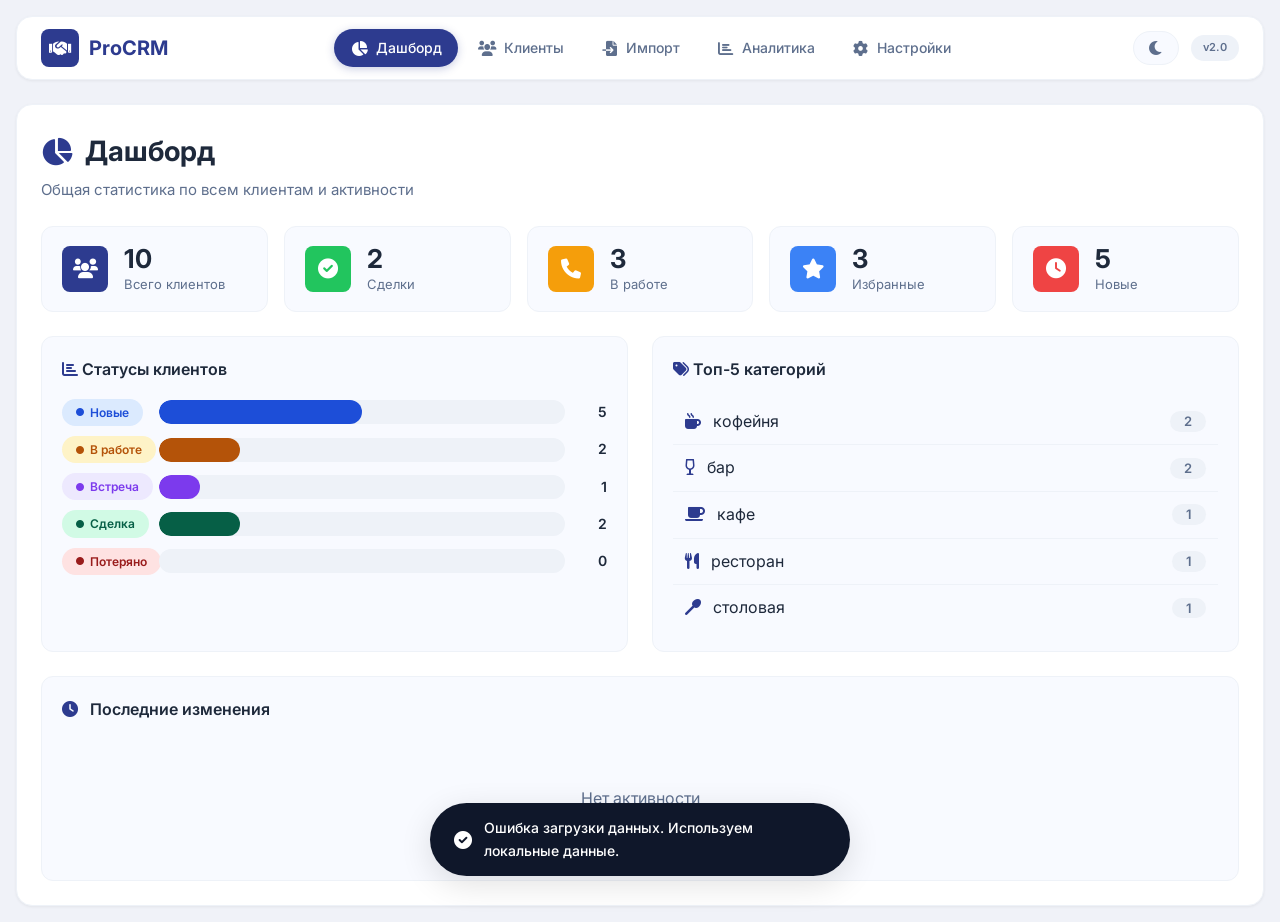
<file: index.html>
<!DOCTYPE html>
<html lang="ru">
<head>
    <meta charset="UTF-8">
    <meta name="viewport" content="width=device-width, initial-scale=1.0, maximum-scale=1.0, user-scalable=yes">
    <title>CRM Pro — Дашборд</title>
    <link rel="stylesheet" href="https://cdnjs.cloudflare.com/ajax/libs/font-awesome/6.0.0-beta3/css/all.min.css">
    <link href="https://fonts.googleapis.com/css2?family=Inter:opsz,wght@14..32,400;14..32,500;14..32,600;14..32,700&display=swap" rel="stylesheet">
    <link rel="stylesheet" href="css/style.css">
</head>
<body>
    <div class="app">
        <!-- ===== НАВИГАЦИЯ ===== -->
        <nav class="navbar">
            <div class="nav-brand">
                <div class="logo-icon"><i class="fas fa-handshake"></i></div>
                <span>Pro<span>CRM</span></span>
            </div>
            <div class="nav-links">
                <a href="index.html" class="active"><i class="fas fa-chart-pie"></i> <span>Дашборд</span></a>
                <a href="clients.html"><i class="fas fa-users"></i> <span>Клиенты</span></a>
                <a href="import.html"><i class="fas fa-file-import"></i> <span>Импорт</span></a>
                <a href="analytics.html"><i class="fas fa-chart-bar"></i> <span>Аналитика</span></a>
                <a href="settings.html"><i class="fas fa-cog"></i> <span>Настройки</span></a>
            </div>
            <div class="nav-right">
                <button class="theme-toggle" id="themeToggle">
                    <i class="fas fa-moon"></i>
                </button>
                <span class="badge">v2.0</span>
            </div>
        </nav>

        <!-- ===== ОСНОВНОЙ КОНТЕНТ ===== -->
        <div class="main">
            <div class="page-header">
                <h1><i class="fas fa-chart-pie"></i> Дашборд</h1>
                <p>Общая статистика по всем клиентам и активности</p>
            </div>

            <!-- ===== СТАТИСТИКА ===== -->
            <div class="stats-grid">
                <div class="stat-card primary">
                    <div class="stat-icon"><i class="fas fa-users"></i></div>
                    <div class="stat-info">
                        <span class="stat-number" id="totalClients">0</span>
                        <span class="stat-label">Всего клиентов</span>
                    </div>
                </div>
                <div class="stat-card success">
                    <div class="stat-icon"><i class="fas fa-check-circle"></i></div>
                    <div class="stat-info">
                        <span class="stat-number" id="dealClients">0</span>
                        <span class="stat-label">Сделки</span>
                    </div>
                </div>
                <div class="stat-card warning">
                    <div class="stat-icon"><i class="fas fa-phone"></i></div>
                    <div class="stat-info">
                        <span class="stat-number" id="activeClients">0</span>
                        <span class="stat-label">В работе</span>
                    </div>
                </div>
                <div class="stat-card info">
                    <div class="stat-icon"><i class="fas fa-star"></i></div>
                    <div class="stat-info">
                        <span class="stat-number" id="favoriteClients">0</span>
                        <span class="stat-label">Избранные</span>
                    </div>
                </div>
                <div class="stat-card danger">
                    <div class="stat-icon"><i class="fas fa-clock"></i></div>
                    <div class="stat-info">
                        <span class="stat-number" id="newClients">0</span>
                        <span class="stat-label">Новые</span>
                    </div>
                </div>
            </div>

            <!-- ===== ГРАФИКИ ===== -->
            <div class="charts-grid">
                <!-- Статусы клиентов -->
                <div class="chart-card">
                    <h3><i class="fas fa-chart-bar" style="color:var(--btn-primary);"></i> Статусы клиентов</h3>
                    <div class="chart-container" id="statusChart">
                        <div class="chart-bar">
                            <div class="bar-label"><span class="status status-new"><i class="fas fa-circle"></i> Новые</span></div>
                            <div class="bar-track"><div class="bar-fill new" id="barNew" style="width:0%;"></div></div>
                            <div class="bar-value" id="barNewVal">0</div>
                        </div>
                        <div class="chart-bar">
                            <div class="bar-label"><span class="status status-contacted"><i class="fas fa-circle"></i> В работе</span></div>
                            <div class="bar-track"><div class="bar-fill contacted" id="barContacted" style="width:0%;"></div></div>
                            <div class="bar-value" id="barContactedVal">0</div>
                        </div>
                        <div class="chart-bar">
                            <div class="bar-label"><span class="status status-meeting"><i class="fas fa-circle"></i> Встреча</span></div>
                            <div class="bar-track"><div class="bar-fill" id="barMeeting" style="width:0%; background:var(--status-meeting-color);"></div></div>
                            <div class="bar-value" id="barMeetingVal">0</div>
                        </div>
                        <div class="chart-bar">
                            <div class="bar-label"><span class="status status-deal"><i class="fas fa-circle"></i> Сделка</span></div>
                            <div class="bar-track"><div class="bar-fill deal" id="barDeal" style="width:0%;"></div></div>
                            <div class="bar-value" id="barDealVal">0</div>
                        </div>
                        <div class="chart-bar">
                            <div class="bar-label"><span class="status status-lost"><i class="fas fa-circle"></i> Потеряно</span></div>
                            <div class="bar-track"><div class="bar-fill lost" id="barLost" style="width:0%;"></div></div>
                            <div class="bar-value" id="barLostVal">0</div>
                        </div>
                    </div>
                </div>

                <!-- Топ категорий -->
                <div class="chart-card">
                    <h3><i class="fas fa-tags" style="color:var(--btn-primary);"></i> Топ-5 категорий</h3>
                    <div id="topCategories">
                        <div class="empty-state"><i class="fas fa-spinner fa-spin"></i> Загрузка...</div>
                    </div>
                </div>
            </div>

            <!-- ===== ПОСЛЕДНЯЯ АКТИВНОСТЬ ===== -->
            <div class="activity-card">
                <h3><i class="fas fa-clock"></i> Последние изменения</h3>
                <div id="recentActivity">
                    <div class="empty-state"><i class="fas fa-spinner fa-spin"></i> Загрузка...</div>
                </div>
            </div>
        </div>

        <!-- ===== TOAST ===== -->
        <div class="toast" id="toast"><i class="fas fa-check-circle"></i> <span id="toastMsg">Готово</span></div>
    </div>

    <!-- ===== СКРИПТЫ ===== -->
    <script src="js/api.js"></script>
    <script>
        document.addEventListener('DOMContentLoaded', function() {
            console.log('📊 Дашборд загружен');
            
            // ===== ТЕМА =====
            const themeToggle = document.getElementById('themeToggle');
            const savedTheme = localStorage.getItem('theme') || 'light';
            document.documentElement.setAttribute('data-theme', savedTheme);
            if (savedTheme === 'dark') {
                themeToggle.querySelector('i').className = 'fas fa-sun';
            }
            
            themeToggle.addEventListener('click', function() {
                const html = document.documentElement;
                const current = html.getAttribute('data-theme');
                const next = current === 'dark' ? 'light' : 'dark';
                html.setAttribute('data-theme', next);
                localStorage.setItem('theme', next);
                this.querySelector('i').className = next === 'dark' ? 'fas fa-sun' : 'fas fa-moon';
            });
            
            // ===== ЗАГРУЗКА ДАННЫХ =====
            loadDashboardData();
        });

        // ============================================================
        // ЗАГРУЗКА ДАННЫХ ДЛЯ ДАШБОРДА
        // ============================================================

        async function loadDashboardData() {
            try {
                const data = await loadFromBin();
                
                if (!data || data.length === 0) {
                    showEmptyState();
                    return;
                }
                
                // ===== СТАТИСТИКА =====
                const total = data.length;
                const deals = data.filter(r => r.status === 'deal').length;
                const active = data.filter(r => r.status === 'contacted' || r.status === 'meeting').length;
                const favorites = data.filter(r => r.favorite === true).length;
                const newCount = data.filter(r => r.status === 'new').length;
                
                document.getElementById('totalClients').textContent = total;
                document.getElementById('dealClients').textContent = deals;
                document.getElementById('activeClients').textContent = active;
                document.getElementById('favoriteClients').textContent = favorites;
                document.getElementById('newClients').textContent = newCount;
                
                // ===== СТАТУСЫ (ГРАФИК) =====
                const statuses = ['new', 'contacted', 'meeting', 'deal', 'lost'];
                const maxVal = total || 1;
                
                statuses.forEach(s => {
                    const count = data.filter(r => r.status === s).length;
                    const percent = (count / maxVal) * 100;
                    const barId = `bar${s.charAt(0).toUpperCase() + s.slice(1)}`;
                    const valId = `${barId}Val`;
                    
                    const bar = document.getElementById(barId);
                    const val = document.getElementById(valId);
                    if (bar) bar.style.width = `${percent}%`;
                    if (val) val.textContent = count;
                });
                
                // ===== ТОП-5 КАТЕГОРИЙ =====
                const categories = {};
                data.forEach(r => {
                    const cat = r.category || 'Без категории';
                    categories[cat] = (categories[cat] || 0) + 1;
                });
                
                const sorted = Object.entries(categories)
                    .sort((a, b) => b[1] - a[1])
                    .slice(0, 5);
                
                const container = document.getElementById('topCategories');
                if (sorted.length === 0) {
                    container.innerHTML = '<div class="empty-state">Нет данных</div>';
                } else {
                    container.innerHTML = sorted.map(([cat, count]) => `
                        <div class="category-item">
                            <span><i class="${getCategoryIcon(cat)}" style="color:var(--btn-primary); margin-right:8px;"></i> ${cat}</span>
                            <span class="count">${count}</span>
                        </div>
                    `).join('');
                }
                
                // ===== ПОСЛЕДНЯЯ АКТИВНОСТЬ =====
                const activities = [];
                data.forEach(r => {
                    if (r.history && r.history.length) {
                        r.history.forEach(h => {
                            activities.push({ ...h, name: r.name });
                        });
                    }
                });
                
                activities.sort((a, b) => {
                    const dateA = new Date(a.date);
                    const dateB = new Date(b.date);
                    return dateB - dateA;
                });
                
                const recent = activities.slice(0, 15);
                const activityContainer = document.getElementById('recentActivity');
                
                if (recent.length === 0) {
                    activityContainer.innerHTML = '<div class="empty-state">Нет активности</div>';
                } else {
                    const icons = {
                        create: 'fa-plus-circle',
                        edit: 'fa-edit',
                        status: 'fa-exchange-alt',
                        note: 'fa-sticky-note',
                        import: 'fa-file-import'
                    };
                    
                    activityContainer.innerHTML = recent.map(a => `
                        <div class="activity-item">
                            <span class="activity-icon"><i class="fas ${icons[a.type] || 'fa-circle'}" style="color:var(--btn-primary);"></i></span>
                            <span class="activity-text"><strong>${a.name}</strong> — ${a.note}</span>
                            <span class="activity-time">${formatDate(a.date)}</span>
                        </div>
                    `).join('');
                }
                
            } catch (e) {
                console.error('❌ Ошибка загрузки дашборда:', e);
                showEmptyState();
            }
        }

        // ============================================================
        // ВСПОМОГАТЕЛЬНЫЕ ФУНКЦИИ
        // ============================================================

        function showEmptyState() {
            document.getElementById('totalClients').textContent = '0';
            document.getElementById('dealClients').textContent = '0';
            document.getElementById('activeClients').textContent = '0';
            document.getElementById('favoriteClients').textContent = '0';
            document.getElementById('newClients').textContent = '0';
            
            ['barNew', 'barContacted', 'barMeeting', 'barDeal', 'barLost'].forEach(id => {
                const el = document.getElementById(id);
                if (el) el.style.width = '0%';
            });
            ['barNewVal', 'barContactedVal', 'barMeetingVal', 'barDealVal', 'barLostVal'].forEach(id => {
                const el = document.getElementById(id);
                if (el) el.textContent = '0';
            });
            
            document.getElementById('topCategories').innerHTML = '<div class="empty-state">Нет данных</div>';
            document.getElementById('recentActivity').innerHTML = '<div class="empty-state">Нет активности</div>';
        }

        function getCategoryIcon(cat) {
            const icons = {
                'кафе': 'fas fa-coffee',
                'ресторан': 'fas fa-utensils',
                'кофейня': 'fas fa-mug-hot',
                'пекарня': 'fas fa-bread-slice',
                'кондитерская': 'fas fa-cake',
                'столовая': 'fas fa-utensil-spoon',
                'бургерная': 'fas fa-hamburger',
                'пиццерия': 'fas fa-pizza-slice',
                'суши': 'fas fa-fish',
                'фастфуд': 'fas fa-bolt',
                'чайная': 'fas fa-mug-saucer',
                'бар': 'fas fa-wine-glass-alt',
                'парикмахерская': 'fas fa-cut',
                'салон красоты': 'fas fa-spa',
                'косметология': 'fas fa-smile',
                'маникюр': 'fas fa-hand-sparkles',
                'фитнес клуб': 'fas fa-dumbbell',
                'йога студия': 'fas fa-pray',
                'танцевальная студия': 'fas fa-music',
                'массажный салон': 'fas fa-hand-holding-heart',
                'баня': 'fas fa-hot-tub',
                'сауна': 'fas fa-hot-tub',
                'ветеринарная клиника': 'fas fa-paw',
                'зоомагазин': 'fas fa-paw',
                'аптека': 'fas fa-prescription-bottle',
                'оптика': 'fas fa-eye',
                'стоматология': 'fas fa-tooth',
                'медицинский центр': 'fas fa-hospital',
                'автосервис': 'fas fa-car',
                'автомойка': 'fas fa-car-side'
            };
            const key = cat?.toLowerCase() || '';
            for (const [pattern, icon] of Object.entries(icons)) {
                if (key.includes(pattern)) return icon;
            }
            return 'fas fa-tag';
        }

        function formatDate(dateStr) {
            if (!dateStr) return '—';
            try {
                const d = new Date(dateStr);
                return d.toLocaleDateString('ru-RU', {
                    day: '2-digit',
                    month: '2-digit',
                    year: 'numeric',
                    hour: '2-digit',
                    minute: '2-digit'
                });
            } catch {
                return dateStr;
            }
        }

        // ===== ПЕРЕОПРЕДЕЛЯЕМ showToast (если не загрузился из api.js) =====
        if (typeof showToast === 'undefined') {
            window.showToast = function(msg, type) {
                const toast = document.getElementById('toast');
                if (!toast) return;
                const icon = toast.querySelector('i');
                const span = toast.querySelector('span');
                const icons = {
                    success: 'fa-check-circle',
                    error: 'fa-exclamation-circle',
                    warning: 'fa-exclamation-triangle',
                    info: 'fa-info-circle'
                };
                icon.className = `fas ${icons[type] || icons.success}`;
                span.textContent = msg;
                toast.style.display = 'flex';
                clearTimeout(toast._timer);
                toast._timer = setTimeout(() => { toast.style.display = 'none'; }, 3000);
            };
        }

        console.log('📊 Дашборд готов');
    </script>
</body>
</html>
</file>
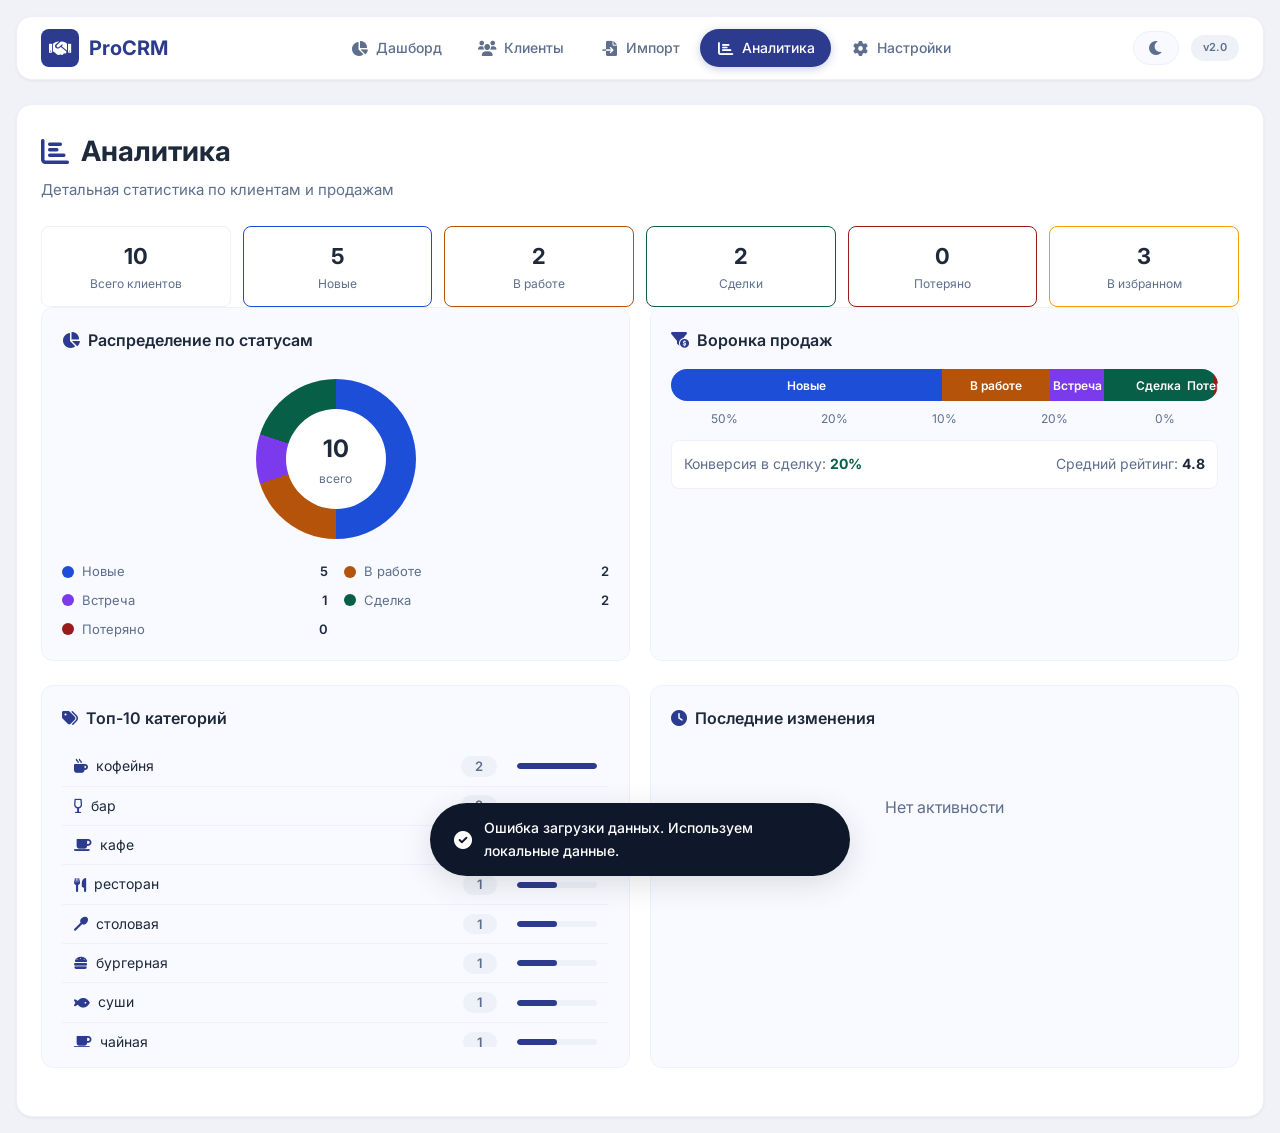
<file: analytics.html>
<!DOCTYPE html>
<html lang="ru">
<head>
    <meta charset="UTF-8">
    <meta name="viewport" content="width=device-width, initial-scale=1.0, maximum-scale=1.0, user-scalable=yes">
    <title>CRM Pro — Аналитика</title>
    <link rel="stylesheet" href="https://cdnjs.cloudflare.com/ajax/libs/font-awesome/6.0.0-beta3/css/all.min.css">
    <link href="https://fonts.googleapis.com/css2?family=Inter:opsz,wght@14..32,400;14..32,500;14..32,600;14..32,700&display=swap" rel="stylesheet">
    <link rel="stylesheet" href="css/style.css">
    <style>
        .analytics-grid {
            display: grid;
            grid-template-columns: 1fr 1fr;
            gap: 20px;
            margin-bottom: 24px;
        }
        .analytics-card {
            background: var(--bg-toolbar);
            padding: 20px;
            border-radius: var(--radius-md);
            border: 1px solid var(--border-light);
        }
        .analytics-card h3 {
            font-size: 16px;
            font-weight: 600;
            margin-bottom: 16px;
            display: flex;
            align-items: center;
            gap: 8px;
            color: var(--text-primary);
        }
        .analytics-card h3 i {
            color: var(--btn-primary);
        }

        .donut-container {
            display: flex;
            justify-content: center;
            align-items: center;
            padding: 10px 0;
        }
        .donut {
            position: relative;
            width: 160px;
            height: 160px;
            border-radius: 50%;
            background: conic-gradient(
                var(--status-new-color) 0deg,
                var(--status-new-color) 0deg,
                var(--status-contacted-color) 0deg,
                var(--status-contacted-color) 0deg,
                var(--status-meeting-color) 0deg,
                var(--status-meeting-color) 0deg,
                var(--status-deal-color) 0deg,
                var(--status-deal-color) 0deg,
                var(--status-lost-color) 0deg,
                var(--status-lost-color) 360deg
            );
            transition: all 0.8s ease;
        }
        .donut-center {
            position: absolute;
            top: 50%;
            left: 50%;
            transform: translate(-50%, -50%);
            background: var(--bg-app);
            width: 100px;
            height: 100px;
            border-radius: 50%;
            display: flex;
            flex-direction: column;
            align-items: center;
            justify-content: center;
            text-align: center;
        }
        .donut-center .total {
            font-size: 24px;
            font-weight: 700;
            color: var(--text-primary);
        }
        .donut-center .label {
            font-size: 12px;
            color: var(--text-secondary);
        }

        .legend {
            display: grid;
            grid-template-columns: 1fr 1fr;
            gap: 8px 16px;
            margin-top: 12px;
        }
        .legend-item {
            display: flex;
            align-items: center;
            gap: 8px;
            font-size: 13px;
            color: var(--text-secondary);
        }
        .legend-item .dot {
            width: 12px;
            height: 12px;
            border-radius: 50%;
            flex-shrink: 0;
        }
        .legend-item .value {
            margin-left: auto;
            font-weight: 600;
            color: var(--text-primary);
        }

        .metric-grid {
            display: grid;
            grid-template-columns: repeat(auto-fit, minmax(140px, 1fr));
            gap: 12px;
        }
        .metric-item {
            background: var(--bg-app);
            padding: 12px 16px;
            border-radius: var(--radius-sm);
            border: 1px solid var(--border-light);
            text-align: center;
        }
        .metric-item .number {
            font-size: 22px;
            font-weight: 700;
            color: var(--text-primary);
        }
        .metric-item .label {
            font-size: 12px;
            color: var(--text-secondary);
        }

        .conversion-bar {
            display: flex;
            height: 32px;
            border-radius: var(--radius-full);
            overflow: hidden;
            margin: 8px 0;
        }
        .conversion-bar .segment {
            display: flex;
            align-items: center;
            justify-content: center;
            font-size: 12px;
            font-weight: 600;
            color: white;
            transition: width 0.8s ease;
        }

        .category-list {
            max-height: 300px;
            overflow-y: auto;
        }
        .category-list .cat-item {
            display: flex;
            justify-content: space-between;
            align-items: center;
            padding: 8px 12px;
            border-bottom: 1px solid var(--border-light);
        }
        .category-list .cat-item:last-child {
            border-bottom: none;
        }
        .category-list .cat-item .name {
            display: flex;
            align-items: center;
            gap: 8px;
            font-size: 14px;
            color: var(--text-primary);
        }
        .category-list .cat-item .count {
            background: var(--border-light);
            padding: 0 14px;
            border-radius: var(--radius-full);
            font-weight: 600;
            font-size: 13px;
            color: var(--text-secondary);
        }
        .category-list .cat-item .bar {
            width: 80px;
            height: 6px;
            background: var(--border-light);
            border-radius: var(--radius-full);
            overflow: hidden;
            margin-left: 12px;
        }
        .category-list .cat-item .bar .fill {
            height: 100%;
            background: var(--btn-primary);
            border-radius: var(--radius-full);
            transition: width 0.8s ease;
        }

        .activity-feed {
            max-height: 350px;
            overflow-y: auto;
        }

        @media (max-width: 1024px) {
            .analytics-grid {
                grid-template-columns: 1fr;
            }
        }
        @media (max-width: 768px) {
            .legend {
                grid-template-columns: 1fr;
            }
            .metric-grid {
                grid-template-columns: 1fr 1fr;
            }
            .donut {
                width: 130px;
                height: 130px;
            }
            .donut-center {
                width: 80px;
                height: 80px;
            }
            .donut-center .total {
                font-size: 18px;
            }
        }
        @media (max-width: 480px) {
            .metric-grid {
                grid-template-columns: 1fr;
            }
        }
    </style>
</head>
<body>
    <div class="app">
        <!-- ===== НАВИГАЦИЯ ===== -->
        <nav class="navbar">
            <div class="nav-brand">
                <div class="logo-icon"><i class="fas fa-handshake"></i></div>
                <span>Pro<span>CRM</span></span>
            </div>
            <div class="nav-links">
                <a href="index.html"><i class="fas fa-chart-pie"></i> <span>Дашборд</span></a>
                <a href="clients.html"><i class="fas fa-users"></i> <span>Клиенты</span></a>
                <a href="import.html"><i class="fas fa-file-import"></i> <span>Импорт</span></a>
                <a href="analytics.html" class="active"><i class="fas fa-chart-bar"></i> <span>Аналитика</span></a>
                <a href="settings.html"><i class="fas fa-cog"></i> <span>Настройки</span></a>
            </div>
            <div class="nav-right">
                <button class="theme-toggle" id="themeToggle">
                    <i class="fas fa-moon"></i>
                </button>
                <span class="badge">v2.0</span>
            </div>
        </nav>

        <!-- ===== ОСНОВНОЙ КОНТЕНТ ===== -->
        <div class="main">
            <div class="page-header">
                <h1><i class="fas fa-chart-bar"></i> Аналитика</h1>
                <p>Детальная статистика по клиентам и продажам</p>
            </div>

            <!-- ===== МЕТРИКИ ===== -->
            <div class="metric-grid" id="metricGrid">
                <div class="metric-item">
                    <div class="number" id="mTotal">0</div>
                    <div class="label">Всего клиентов</div>
                </div>
                <div class="metric-item" style="border-color: var(--status-new-color);">
                    <div class="number" id="mNew">0</div>
                    <div class="label">Новые</div>
                </div>
                <div class="metric-item" style="border-color: var(--status-contacted-color);">
                    <div class="number" id="mContacted">0</div>
                    <div class="label">В работе</div>
                </div>
                <div class="metric-item" style="border-color: var(--status-deal-color);">
                    <div class="number" id="mDeal">0</div>
                    <div class="label">Сделки</div>
                </div>
                <div class="metric-item" style="border-color: var(--status-lost-color);">
                    <div class="number" id="mLost">0</div>
                    <div class="label">Потеряно</div>
                </div>
                <div class="metric-item" style="border-color: #f59e0b;">
                    <div class="number" id="mFavorite">0</div>
                    <div class="label">В избранном</div>
                </div>
            </div>

            <!-- ===== ГРАФИКИ ===== -->
            <div class="analytics-grid">
                <!-- Круговая диаграмма статусов -->
                <div class="analytics-card">
                    <h3><i class="fas fa-chart-pie"></i> Распределение по статусам</h3>
                    <div class="donut-container">
                        <div class="donut" id="donutChart">
                            <div class="donut-center">
                                <span class="total" id="donutTotal">0</span>
                                <span class="label">всего</span>
                            </div>
                        </div>
                    </div>
                    <div class="legend" id="statusLegend">
                        <div class="legend-item">
                            <span class="dot" style="background:var(--status-new-color);"></span>
                            Новые <span class="value" id="legendNew">0</span>
                        </div>
                        <div class="legend-item">
                            <span class="dot" style="background:var(--status-contacted-color);"></span>
                            В работе <span class="value" id="legendContacted">0</span>
                        </div>
                        <div class="legend-item">
                            <span class="dot" style="background:var(--status-meeting-color);"></span>
                            Встреча <span class="value" id="legendMeeting">0</span>
                        </div>
                        <div class="legend-item">
                            <span class="dot" style="background:var(--status-deal-color);"></span>
                            Сделка <span class="value" id="legendDeal">0</span>
                        </div>
                        <div class="legend-item">
                            <span class="dot" style="background:var(--status-lost-color);"></span>
                            Потеряно <span class="value" id="legendLost">0</span>
                        </div>
                    </div>
                </div>

                <!-- Воронка конверсии -->
                <div class="analytics-card">
                    <h3><i class="fas fa-funnel-dollar"></i> Воронка продаж</h3>
                    <div class="conversion-bar" id="conversionBar">
                        <div class="segment" style="background:var(--status-new-color); width:25%;">Новые</div>
                        <div class="segment" style="background:var(--status-contacted-color); width:25%;">В работе</div>
                        <div class="segment" style="background:var(--status-meeting-color); width:20%;">Встреча</div>
                        <div class="segment" style="background:var(--status-deal-color); width:15%;">Сделка</div>
                        <div class="segment" style="background:var(--status-lost-color); width:15%;">Потеряно</div>
                    </div>
                    <div style="display:grid; grid-template-columns:1fr 1fr 1fr 1fr 1fr; gap:4px; margin-top:8px; text-align:center; font-size:12px; color:var(--text-secondary);">
                        <span id="convNew">0%</span>
                        <span id="convContacted">0%</span>
                        <span id="convMeeting">0%</span>
                        <span id="convDeal">0%</span>
                        <span id="convLost">0%</span>
                    </div>
                    <div style="margin-top:12px; padding:12px; background:var(--bg-app); border-radius:var(--radius-sm); border:1px solid var(--border-light);">
                        <div style="display:flex; justify-content:space-between; font-size:14px; color:var(--text-secondary);">
                            <span>Конверсия в сделку: <strong id="conversionRate" style="color:var(--status-deal-color);">0%</strong></span>
                            <span>Средний рейтинг: <strong id="avgRating" style="color:var(--text-primary);">0</strong></span>
                        </div>
                    </div>
                </div>
            </div>

            <!-- ===== ТОП КАТЕГОРИЙ И АКТИВНОСТЬ ===== -->
            <div class="analytics-grid">
                <div class="analytics-card">
                    <h3><i class="fas fa-tags"></i> Топ-10 категорий</h3>
                    <div class="category-list" id="categoryList">
                        <div class="empty-state"><i class="fas fa-spinner fa-spin"></i> Загрузка...</div>
                    </div>
                </div>
                <div class="analytics-card">
                    <h3><i class="fas fa-clock"></i> Последние изменения</h3>
                    <div class="activity-feed" id="activityFeed">
                        <div class="empty-state"><i class="fas fa-spinner fa-spin"></i> Загрузка...</div>
                    </div>
                </div>
            </div>
        </div>

        <!-- ===== TOAST ===== -->
        <div class="toast" id="toast"><i class="fas fa-check-circle"></i> <span id="toastMsg">Готово</span></div>
    </div>

    <!-- ===== СКРИПТЫ ===== -->
    <script src="js/api.js"></script>
    <script>
        document.addEventListener('DOMContentLoaded', function() {
            console.log('📊 Аналитика загружена');
            
            // Тема
            const themeToggle = document.getElementById('themeToggle');
            const savedTheme = localStorage.getItem('theme') || 'light';
            document.documentElement.setAttribute('data-theme', savedTheme);
            if (savedTheme === 'dark') {
                themeToggle.querySelector('i').className = 'fas fa-sun';
            }
            
            themeToggle.addEventListener('click', function() {
                const html = document.documentElement;
                const current = html.getAttribute('data-theme');
                const next = current === 'dark' ? 'light' : 'dark';
                html.setAttribute('data-theme', next);
                localStorage.setItem('theme', next);
                this.querySelector('i').className = next === 'dark' ? 'fas fa-sun' : 'fas fa-moon';
            });
            
            // Загрузка данных
            loadAnalytics();
        });

        // ============================================================
        // ЗАГРУЗКА ДАННЫХ ДЛЯ АНАЛИТИКИ
        // ============================================================
        
        async function loadAnalytics() {
            try {
                const data = await loadFromBin();
                
                if (!data || data.length === 0) {
                    showEmptyState();
                    return;
                }
                
                const total = data.length;
                const statuses = {
                    new: data.filter(r => r.status === 'new').length,
                    contacted: data.filter(r => r.status === 'contacted').length,
                    meeting: data.filter(r => r.status === 'meeting').length,
                    deal: data.filter(r => r.status === 'deal').length,
                    lost: data.filter(r => r.status === 'lost').length
                };
                const favorites = data.filter(r => r.favorite).length;
                const avgRating = data.reduce((sum, r) => sum + (r.rating || 0), 0) / total || 0;
                
                // ===== МЕТРИКИ =====
                document.getElementById('mTotal').textContent = total;
                document.getElementById('mNew').textContent = statuses.new;
                document.getElementById('mContacted').textContent = statuses.contacted;
                document.getElementById('mDeal').textContent = statuses.deal;
                document.getElementById('mLost').textContent = statuses.lost;
                document.getElementById('mFavorite').textContent = favorites;
                
                // ===== ДОНАТ =====
                updateDonut(statuses, total);
                
                // ===== ЛЕГЕНДА =====
                document.getElementById('legendNew').textContent = statuses.new;
                document.getElementById('legendContacted').textContent = statuses.contacted;
                document.getElementById('legendMeeting').textContent = statuses.meeting;
                document.getElementById('legendDeal').textContent = statuses.deal;
                document.getElementById('legendLost').textContent = statuses.lost;
                document.getElementById('donutTotal').textContent = total;
                
                // ===== ВОРОНКА =====
                updateConversion(statuses, total);
                
                // ===== СРЕДНИЙ РЕЙТИНГ =====
                document.getElementById('avgRating').textContent = avgRating.toFixed(1);
                
                // ===== КАТЕГОРИИ =====
                updateCategories(data);
                
                // ===== АКТИВНОСТЬ =====
                updateActivity(data);
                
            } catch (e) {
                console.error('Ошибка загрузки аналитики:', e);
                showEmptyState();
            }
        }

        // ============================================================
        // ОБНОВЛЕНИЕ ДОНАТ-ДИАГРАММЫ
        // ============================================================
        
        function updateDonut(statuses, total) {
            if (total === 0) {
                document.getElementById('donutChart').style.background = 'conic-gradient(var(--border-light) 0deg, var(--border-light) 360deg)';
                return;
            }
            
            const colors = [
                'var(--status-new-color)',
                'var(--status-contacted-color)',
                'var(--status-meeting-color)',
                'var(--status-deal-color)',
                'var(--status-lost-color)'
            ];
            const values = [statuses.new, statuses.contacted, statuses.meeting, statuses.deal, statuses.lost];
            
            let currentAngle = 0;
            let segments = [];
            
            values.forEach((val, i) => {
                if (val === 0) return;
                const angle = (val / total) * 360;
                segments.push(`${colors[i]} ${currentAngle}deg ${currentAngle + angle}deg`);
                currentAngle += angle;
            });
            
            const conic = segments.length ? 
                `conic-gradient(${segments.join(', ')})` : 
                'conic-gradient(var(--border-light) 0deg, var(--border-light) 360deg)';
            
            document.getElementById('donutChart').style.background = conic;
        }

        // ============================================================
        // ОБНОВЛЕНИЕ ВОРОНКИ
        // ============================================================
        
        function updateConversion(statuses, total) {
            if (total === 0) {
                ['convNew', 'convContacted', 'convMeeting', 'convDeal', 'convLost'].forEach(id => {
                    document.getElementById(id).textContent = '0%';
                });
                document.getElementById('conversionRate').textContent = '0%';
                return;
            }
            
            const maxVal = Math.max(...Object.values(statuses), 1);
            const statusKeys = ['new', 'contacted', 'meeting', 'deal', 'lost'];
            const labels = ['Новые', 'В работе', 'Встреча', 'Сделка', 'Потеряно'];
            const colors = [
                'var(--status-new-color)',
                'var(--status-contacted-color)',
                'var(--status-meeting-color)',
                'var(--status-deal-color)',
                'var(--status-lost-color)'
            ];
            
            const segments = document.querySelectorAll('.conversion-bar .segment');
            const percentages = document.querySelectorAll('#conversionBar ~ div span');
            
            statusKeys.forEach((key, i) => {
                const count = statuses[key] || 0;
                const percent = (count / maxVal) * 100;
                const pct = total > 0 ? Math.round((count / total) * 100) : 0;
                
                if (segments[i]) {
                    segments[i].style.width = Math.max(percent, 1) + '%';
                    segments[i].textContent = labels[i];
                }
                if (percentages[i]) {
                    percentages[i].textContent = pct + '%';
                }
            });
            
            // Конверсия
            const conversionRate = total > 0 ? Math.round((statuses.deal / total) * 100) : 0;
            document.getElementById('conversionRate').textContent = conversionRate + '%';
        }

        // ============================================================
        // ОБНОВЛЕНИЕ КАТЕГОРИЙ
        // ============================================================
        
        function updateCategories(data) {
            const categories = {};
            data.forEach(r => {
                const cat = r.category || 'Без категории';
                categories[cat] = (categories[cat] || 0) + 1;
            });
            
            const sorted = Object.entries(categories)
                .sort((a, b) => b[1] - a[1])
                .slice(0, 10);
            
            const maxCount = sorted.length > 0 ? sorted[0][1] : 1;
            const container = document.getElementById('categoryList');
            
            if (sorted.length === 0) {
                container.innerHTML = '<div class="empty-state">Нет данных</div>';
                return;
            }
            
            container.innerHTML = sorted.map(([cat, count]) => {
                const percent = (count / maxCount) * 100;
                const icon = getCategoryIcon(cat);
                return `
                    <div class="cat-item">
                        <span class="name"><i class="${icon}" style="color:var(--btn-primary);"></i> ${cat}</span>
                        <div style="display:flex; align-items:center; gap:8px;">
                            <span class="count">${count}</span>
                            <div class="bar"><div class="fill" style="width:${percent}%;"></div></div>
                        </div>
                    </div>
                `;
            }).join('');
        }

        // ============================================================
        // ОБНОВЛЕНИЕ АКТИВНОСТИ
        // ============================================================
        
        function updateActivity(data) {
            const activities = [];
            data.forEach(r => {
                if (r.history && r.history.length) {
                    r.history.forEach(h => {
                        activities.push({ ...h, name: r.name });
                    });
                }
            });
            
            activities.sort((a, b) => {
                const dateA = new Date(a.date);
                const dateB = new Date(b.date);
                return dateB - dateA;
            });
            
            const recent = activities.slice(0, 20);
            const container = document.getElementById('activityFeed');
            
            if (recent.length === 0) {
                container.innerHTML = '<div class="empty-state">Нет активности</div>';
                return;
            }
            
            const icons = {
                create: 'fa-plus-circle',
                edit: 'fa-edit',
                status: 'fa-exchange-alt',
                note: 'fa-sticky-note',
                import: 'fa-file-import'
            };
            
            container.innerHTML = recent.map(a => `
                <div class="activity-item">
                    <span class="activity-icon"><i class="fas ${icons[a.type] || 'fa-circle'}" style="color:var(--btn-primary);"></i></span>
                    <span class="activity-text"><strong>${a.name}</strong> — ${a.note}</span>
                    <span class="activity-time">${formatDate(a.date)}</span>
                </div>
            `).join('');
        }

        // ============================================================
        // ВСПОМОГАТЕЛЬНЫЕ ФУНКЦИИ
        // ============================================================
        
        function showEmptyState() {
            document.getElementById('mTotal').textContent = '0';
            document.getElementById('mNew').textContent = '0';
            document.getElementById('mContacted').textContent = '0';
            document.getElementById('mDeal').textContent = '0';
            document.getElementById('mLost').textContent = '0';
            document.getElementById('mFavorite').textContent = '0';
            document.getElementById('avgRating').textContent = '0';
            document.getElementById('conversionRate').textContent = '0%';
            
            document.getElementById('categoryList').innerHTML = '<div class="empty-state">Нет данных</div>';
            document.getElementById('activityFeed').innerHTML = '<div class="empty-state">Нет активности</div>';
            
            ['legendNew', 'legendContacted', 'legendMeeting', 'legendDeal', 'legendLost'].forEach(id => {
                document.getElementById(id).textContent = '0';
            });
            document.getElementById('donutTotal').textContent = '0';
        }

        function getCategoryIcon(cat) {
            const icons = {
                'кафе': 'fas fa-coffee',
                'ресторан': 'fas fa-utensils',
                'кофейня': 'fas fa-mug-hot',
                'пекарня': 'fas fa-bread-slice',
                'кондитерская': 'fas fa-cake',
                'столовая': 'fas fa-utensil-spoon',
                'бургерная': 'fas fa-hamburger',
                'пиццерия': 'fas fa-pizza-slice',
                'суши': 'fas fa-fish',
                'фастфуд': 'fas fa-bolt',
                'чайная': 'fas fa-mug-saucer',
                'бар': 'fas fa-wine-glass-alt'
            };
            const key = cat?.toLowerCase() || '';
            for (const [pattern, icon] of Object.entries(icons)) {
                if (key.includes(pattern)) return icon;
            }
            return 'fas fa-tag';
        }

        function formatDate(dateStr) {
            if (!dateStr) return '—';
            try {
                const d = new Date(dateStr);
                return d.toLocaleDateString('ru-RU', {
                    day: '2-digit',
                    month: '2-digit',
                    year: 'numeric',
                    hour: '2-digit',
                    minute: '2-digit'
                });
            } catch {
                return dateStr;
            }
        }

        console.log('📊 Аналитика готова');
    </script>
</body>
</html>
</file>
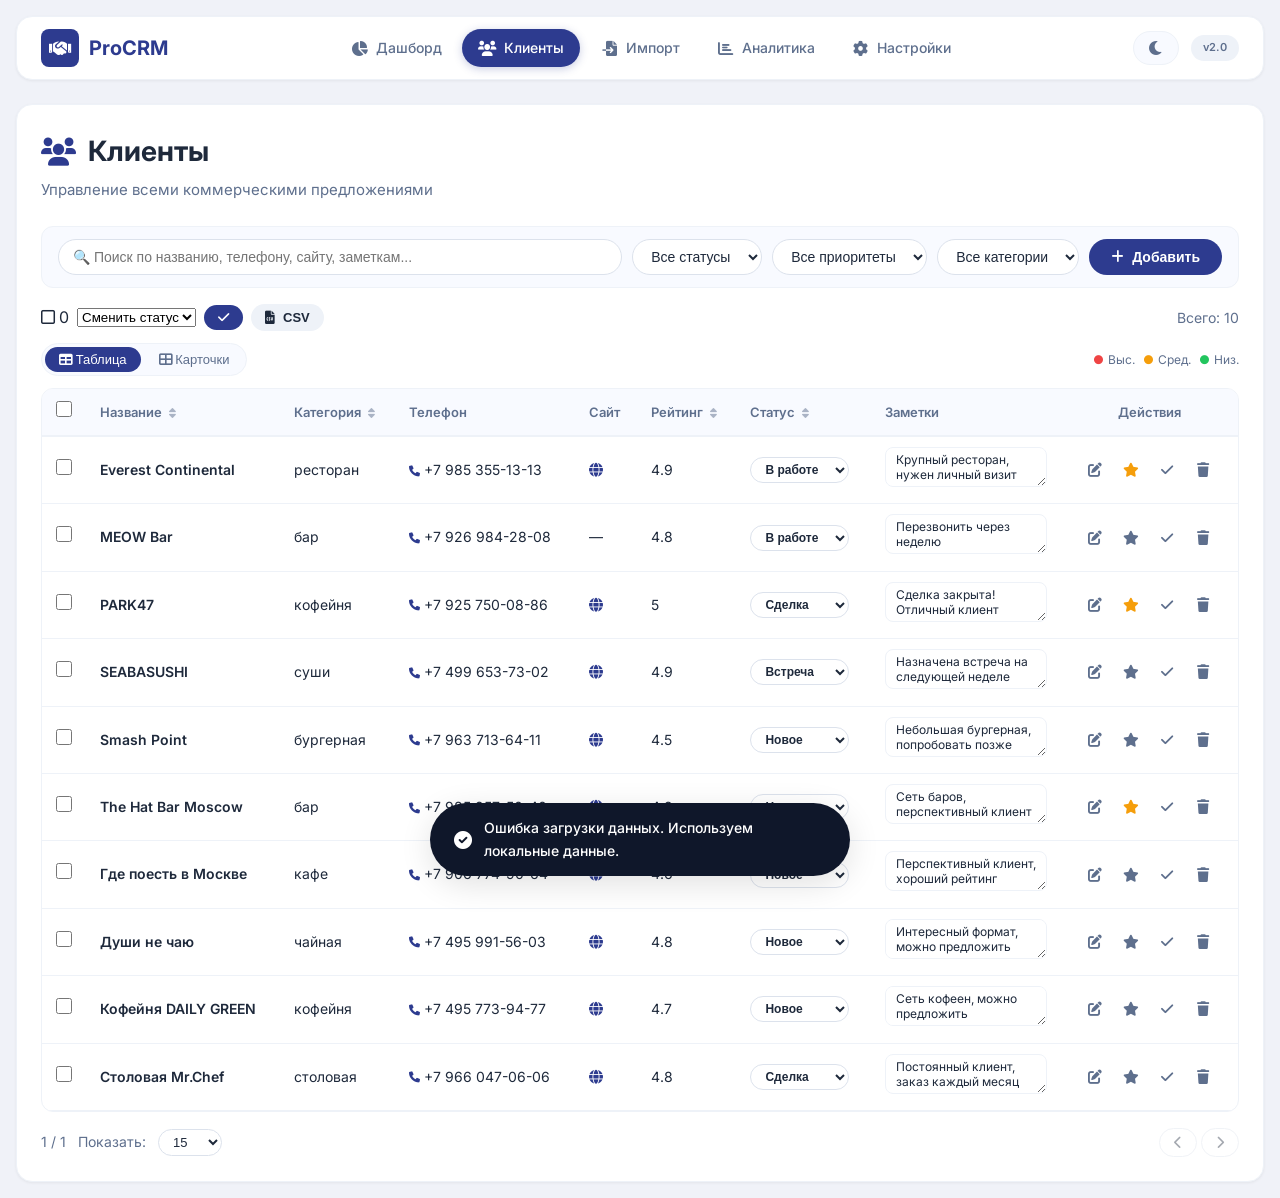
<file: clients.html>
<!DOCTYPE html>
<html lang="ru">
<head>
    <meta charset="UTF-8">
    <meta name="viewport" content="width=device-width, initial-scale=1.0, maximum-scale=1.0, user-scalable=yes">
    <title>CRM Pro — Клиенты</title>
    <link rel="stylesheet" href="https://cdnjs.cloudflare.com/ajax/libs/font-awesome/6.0.0-beta3/css/all.min.css">
    <link href="https://fonts.googleapis.com/css2?family=Inter:opsz,wght@14..32,400;14..32,500;14..32,600;14..32,700&display=swap" rel="stylesheet">
    <link rel="stylesheet" href="css/style.css">
</head>
<body>
    <div class="app">
        <!-- ===== НАВИГАЦИЯ ===== -->
        <nav class="navbar">
            <div class="nav-brand">
                <div class="logo-icon"><i class="fas fa-handshake"></i></div>
                <span>Pro<span>CRM</span></span>
            </div>
            <div class="nav-links">
                <a href="index.html"><i class="fas fa-chart-pie"></i> <span>Дашборд</span></a>
                <a href="clients.html" class="active"><i class="fas fa-users"></i> <span>Клиенты</span></a>
                <a href="import.html"><i class="fas fa-file-import"></i> <span>Импорт</span></a>
                <a href="analytics.html"><i class="fas fa-chart-bar"></i> <span>Аналитика</span></a>
                <a href="settings.html"><i class="fas fa-cog"></i> <span>Настройки</span></a>
            </div>
            <div class="nav-right">
                <button class="theme-toggle" id="themeToggle">
                    <i class="fas fa-moon"></i>
                </button>
                <span class="badge">v2.0</span>
            </div>
        </nav>

        <!-- ===== ОСНОВНОЙ КОНТЕНТ ===== -->
        <div class="main">
            <div class="page-header">
                <h1><i class="fas fa-users"></i> Клиенты</h1>
                <p>Управление всеми коммерческими предложениями</p>
            </div>

            <!-- ===== ФИЛЬТРЫ ===== -->
            <div class="filters-bar">
                <input type="text" id="searchInput" placeholder="🔍 Поиск по названию, телефону, сайту, заметкам...">
                <select id="statusFilter">
                    <option value="all">Все статусы</option>
                    <option value="new">Новые</option>
                    <option value="contacted">В работе</option>
                    <option value="meeting">Встреча</option>
                    <option value="deal">Сделка</option>
                    <option value="lost">Потеряно</option>
                </select>
                <select id="priorityFilter">
                    <option value="all">Все приоритеты</option>
                    <option value="high">🔴 Высокий</option>
                    <option value="medium">🟡 Средний</option>
                    <option value="low">🟢 Низкий</option>
                </select>
                <select id="categoryFilter">
                    <option value="all">Все категории</option>
                </select>
                <button class="btn btn-primary" onclick="openAddModal()">
                    <i class="fas fa-plus"></i> Добавить
                </button>
            </div>

            <!-- ===== ПАНЕЛЬ ДЕЙСТВИЙ ===== -->
            <div class="group-actions-bar" style="display:flex; flex-wrap:wrap; justify-content:space-between; align-items:center; margin-bottom:12px; gap:8px;">
                <div class="group-actions-left" style="display:flex; flex-wrap:wrap; align-items:center; gap:8px;">
                    <span><i class="far fa-square"></i> <span id="selectedCount">0</span></span>
                    <select id="groupStatusSelect">
                        <option value="">Сменить статус</option>
                        <option value="new">Новое</option>
                        <option value="contacted">В работе</option>
                        <option value="meeting">Встреча</option>
                        <option value="deal">Сделка</option>
                        <option value="lost">Потеряно</option>
                    </select>
                    <button class="btn btn-primary btn-sm" onclick="applyGroupStatus()">
                        <i class="fas fa-check"></i>
                    </button>
                    <button class="btn btn-secondary btn-sm" onclick="exportCSV()">
                        <i class="fas fa-file-csv"></i> CSV
                    </button>
                </div>
                <div>
                    <span id="totalInfo" style="color:var(--text-secondary); font-size:14px;">Всего: 0</span>
                </div>
            </div>

            <!-- ===== ПЕРЕКЛЮЧАТЕЛЬ ВИДА ===== -->
            <div style="display:flex; justify-content:space-between; align-items:center; flex-wrap:wrap; gap:8px; margin-bottom:12px;">
                <div class="view-toggle">
                    <button class="active" data-view="table" onclick="switchView('table')">
                        <i class="fas fa-table"></i> <span class="hide-mobile">Таблица</span>
                    </button>
                    <button data-view="cards" onclick="switchView('cards')">
                        <i class="fas fa-th-large"></i> <span class="hide-mobile">Карточки</span>
                    </button>
                </div>
                <div style="display:flex; gap:8px; font-size:12px; color:var(--text-secondary);">
                    <span style="display:flex; align-items:center; gap:4px;"><span style="color:#ef4444;">●</span> Выс.</span>
                    <span style="display:flex; align-items:center; gap:4px;"><span style="color:#f59e0b;">●</span> Сред.</span>
                    <span style="display:flex; align-items:center; gap:4px;"><span style="color:#22c55e;">●</span> Низ.</span>
                </div>
            </div>

            <!-- ===== ТАБЛИЦА ===== -->
            <div class="table-wrapper" id="tableView">
                <table>
                    <thead>
                        <tr>
                            <th class="checkbox-col"><input type="checkbox" id="selectAll" onchange="toggleAll(this)"></th>
                            <th onclick="sortBy('name')">Название <i class="fas fa-sort"></i></th>
                            <th onclick="sortBy('category')">Категория <i class="fas fa-sort"></i></th>
                            <th>Телефон</th>
                            <th>Сайт</th>
                            <th onclick="sortBy('rating')">Рейтинг <i class="fas fa-sort"></i></th>
                            <th onclick="sortBy('status')">Статус <i class="fas fa-sort"></i></th>
                            <th class="notes-cell">Заметки</th>
                            <th style="text-align:center;">Действия</th>
                        </tr>
                    </thead>
                    <tbody id="tableBody">
                        <tr><td colspan="9"><div class="empty-state"><i class="fas fa-spinner fa-spin"></i><p>Загрузка...</p></div></td></tr>
                    </tbody>
                </table>
            </div>

            <!-- ===== КАРТОЧКИ (МОБИЛЬНАЯ ВЕРСИЯ) ===== -->
            <div class="cards-view" id="cardsView">
                <div class="empty-state"><i class="fas fa-spinner fa-spin"></i><p>Загрузка...</p></div>
            </div>

            <!-- ===== ПАГИНАЦИЯ ===== -->
            <div class="pagination">
                <div class="info">
                    <span id="pageInfo">1 / 1</span>
                    <span class="hide-mobile">Показать:</span>
                    <select id="perPageSelect" class="hide-mobile" onchange="changePerPage()">
                        <option value="10">10</option>
                        <option value="15" selected>15</option>
                        <option value="25">25</option>
                        <option value="50">50</option>
                        <option value="100">100</option>
                    </select>
                </div>
                <div class="page-buttons">
                    <button class="page-btn" onclick="prevPage()"><i class="fas fa-chevron-left"></i></button>
                    <button class="page-btn" onclick="nextPage()"><i class="fas fa-chevron-right"></i></button>
                </div>
            </div>
        </div>

        <!-- ===== МОДАЛЬНОЕ ОКНО (ДОБАВЛЕНИЕ/РЕДАКТИРОВАНИЕ) ===== -->
        <div class="modal-overlay" id="modalOverlay">
            <div class="modal">
                <button class="close-modal" onclick="closeModal()">&times;</button>
                <h3 id="modalTitle">Новый клиент</h3>
                <div class="sub" id="modalSub">Заполните данные клиента</div>
                <input type="hidden" id="editId">
                
                <div class="form-group">
                    <label>Название компании *</label>
                    <input type="text" id="formName" placeholder="ООО Ромашка">
                </div>
                <div class="form-group">
                    <label>Категория</label>
                    <input type="text" id="formCategory" placeholder="кафе, ресторан, салон...">
                </div>
                <div class="form-group">
                    <label>Телефон</label>
                    <input type="text" id="formPhone" placeholder="+7 999 123-45-67">
                </div>
                <div class="form-group">
                    <label>Сайт</label>
                    <input type="text" id="formWebsite" placeholder="https://example.com">
                </div>
                <div class="form-group">
                    <label>Рейтинг</label>
                    <input type="number" id="formRating" placeholder="4.5" step="0.1" min="0" max="5">
                </div>
                <div class="form-group">
                    <label>Статус</label>
                    <select id="formStatus">
                        <option value="new">Новое</option>
                        <option value="contacted">В работе</option>
                        <option value="meeting">Встреча</option>
                        <option value="deal">Сделка</option>
                        <option value="lost">Потеряно</option>
                    </select>
                </div>
                <div class="form-group">
                    <label>Приоритет</label>
                    <select id="formPriority">
                        <option value="low">Низкий</option>
                        <option value="medium" selected>Средний</option>
                        <option value="high">Высокий</option>
                    </select>
                </div>
                <div class="form-group">
                    <label>Заметки</label>
                    <textarea id="formNotes" placeholder="Заметки по клиенту, история общения..."></textarea>
                </div>
                <div class="form-group">
                    <label>Адрес</label>
                    <input type="text" id="formAddress" placeholder="г. Москва, ул. Примерная, д. 1">
                </div>
                
                <div class="form-actions">
                    <button class="btn btn-secondary" onclick="closeModal()">Отмена</button>
                    <button class="btn btn-primary" onclick="saveClient()">Сохранить</button>
                </div>
            </div>
        </div>

        <!-- ===== TOAST ===== -->
        <div class="toast" id="toast"><i class="fas fa-check-circle"></i> <span id="toastMsg">Готово</span></div>
    </div>

    <!-- ===== СКРИПТЫ ===== -->
    <script src="js/api.js"></script>
    <script>
        // ============================================================
        // СОСТОЯНИЕ
        // ============================================================
        
        let records = [];
        let filtered = [];
        let currentPage = 1;
        let perPage = 15;
        let sortField = 'name';
        let sortAsc = true;
        let selectedIds = new Set();
        let searchTerm = '';
        let statusFilter = 'all';
        let priorityFilter = 'all';
        let categoryFilter = 'all';
        let notesTimers = {};
        let currentView = 'table';

        // ============================================================
        // DOM ЭЛЕМЕНТЫ
        // ============================================================
        
        const tbody = document.getElementById('tableBody');
        const cardsView = document.getElementById('cardsView');
        const searchInput = document.getElementById('searchInput');
        const statusFilterEl = document.getElementById('statusFilter');
        const priorityFilterEl = document.getElementById('priorityFilter');
        const categoryFilterEl = document.getElementById('categoryFilter');
        const selectedCount = document.getElementById('selectedCount');
        const pageInfo = document.getElementById('pageInfo');
        const totalInfo = document.getElementById('totalInfo');
        const modalOverlay = document.getElementById('modalOverlay');

        // ============================================================
        // ТЕМА
        // ============================================================
        
        document.getElementById('themeToggle').addEventListener('click', function() {
            const html = document.documentElement;
            const current = html.getAttribute('data-theme');
            const next = current === 'dark' ? 'light' : 'dark';
            html.setAttribute('data-theme', next);
            localStorage.setItem('theme', next);
            this.querySelector('i').className = next === 'dark' ? 'fas fa-sun' : 'fas fa-moon';
        });
        
        const savedTheme = localStorage.getItem('theme') || 'light';
        document.documentElement.setAttribute('data-theme', savedTheme);
        if (savedTheme === 'dark') {
            document.querySelector('#themeToggle i').className = 'fas fa-sun';
        }

        // ============================================================
        // ЗАГРУЗКА ДАННЫХ
        // ============================================================
        
        async function loadData() {
            try {
                const data = await loadFromBin();
                records = data.map(r => ({
                    ...r,
                    favorite: r.favorite || false,
                    priority: r.priority || 'medium',
                    notes: r.notes || '',
                    website: r.website || '',
                    address: r.address || '',
                    history: r.history || []
                }));
                populateCategoryFilter();
                applyFilters();
            } catch (e) {
                console.error('Ошибка загрузки:', e);
                showToast('Ошибка загрузки данных', 'error');
            }
        }

        // ============================================================
        // ФИЛЬТРЫ
        // ============================================================
        
        function populateCategoryFilter() {
            const categories = getAllCategories(records);
            const select = categoryFilterEl;
            select.innerHTML = '<option value="all">Все категории</option>';
            categories.forEach(cat => {
                const option = document.createElement('option');
                option.value = cat;
                option.textContent = cat.charAt(0).toUpperCase() + cat.slice(1);
                select.appendChild(option);
            });
        }

        function applyFilters() {
            const term = searchTerm.toLowerCase().trim();
            let arr = [...records];

            // Фильтр по статусу
            if (statusFilter !== 'all') {
                if (statusFilter === 'contacted') {
                    arr = arr.filter(r => r.status === 'contacted' || r.status === 'meeting');
                } else {
                    arr = arr.filter(r => r.status === statusFilter);
                }
            }

            // Фильтр по приоритету
            if (priorityFilter !== 'all') {
                arr = arr.filter(r => r.priority === priorityFilter);
            }

            // Фильтр по категории
            if (categoryFilter !== 'all') {
                arr = arr.filter(r => r.category?.toLowerCase() === categoryFilter.toLowerCase());
            }

            // Поиск
            if (term) {
                arr = arr.filter(r =>
                    r.name?.toLowerCase().includes(term) ||
                    r.category?.toLowerCase().includes(term) ||
                    r.phone?.toLowerCase().includes(term) ||
                    r.website?.toLowerCase().includes(term) ||
                    r.notes?.toLowerCase().includes(term) ||
                    r.address?.toLowerCase().includes(term)
                );
            }

            // Сортировка
            arr.sort((a, b) => {
                let valA = a[sortField] ?? '';
                let valB = b[sortField] ?? '';
                if (sortField === 'rating') {
                    valA = parseFloat(valA) || 0;
                    valB = parseFloat(valB) || 0;
                }
                if (typeof valA === 'string') valA = valA.toLowerCase();
                if (typeof valB === 'string') valB = valB.toLowerCase();
                if (valA < valB) return sortAsc ? -1 : 1;
                if (valA > valB) return sortAsc ? 1 : -1;
                return 0;
            });

            filtered = arr;
            currentPage = 1;
            renderView();
            updateTotalInfo();
        }

        function updateTotalInfo() {
            totalInfo.textContent = `Всего: ${filtered.length}`;
        }

        // ============================================================
        // ОТОБРАЖЕНИЕ
        // ============================================================
        
        function renderView() {
            if (currentView === 'table') {
                renderTable();
            } else {
                renderCards();
            }
            updatePagination();
            updateSelectedCount();
        }

        function renderTable() {
            const start = (currentPage - 1) * perPage;
            const pageData = filtered.slice(start, start + perPage);

            if (!pageData.length) {
                tbody.innerHTML = `<tr><td colspan="9"><div class="empty-state"><i class="fas fa-inbox"></i><p>Нет записей</p></div></td></tr>`;
                return;
            }

            let html = '';
            pageData.forEach((r) => {
                const starClass = r.favorite ? 'active' : '';
                const checked = selectedIds.has(r.id) ? 'checked' : '';
                const websiteDisplay = r.website ? 
                    `<a href="${r.website}" target="_blank" style="color:var(--btn-primary); text-decoration:none;" title="${r.website}"><i class="fas fa-globe"></i></a>` : 
                    '—';
                const notesValue = r.notes || '';
                
                html += `<tr>
                    <td class="checkbox-col"><input type="checkbox" class="row-checkbox" data-id="${r.id}" ${checked} onchange="toggleSelect(this)"></td>
                    <td><span style="font-weight:600;">${r.name || '—'}</span></td>
                    <td>${r.category || '—'}</td>
                    <td>${r.phone && r.phone !== '—' ? 
                        `<a href="tel:${r.phone}" style="color:var(--text-primary); text-decoration:none; display:flex; align-items:center; gap:4px;">
                            <i class="fas fa-phone" style="color:var(--btn-primary); font-size:11px;"></i> ${r.phone}
                        </a>` : 
                        '—'}</td>
                    <td>${websiteDisplay}</td>
                    <td>${r.rating || '—'}</td>
                    <td>
                        <select class="status-select" onchange="updateStatus('${r.id}', this.value)">
                            <option value="new" ${r.status === 'new' ? 'selected' : ''}>Новое</option>
                            <option value="contacted" ${r.status === 'contacted' ? 'selected' : ''}>В работе</option>
                            <option value="meeting" ${r.status === 'meeting' ? 'selected' : ''}>Встреча</option>
                            <option value="deal" ${r.status === 'deal' ? 'selected' : ''}>Сделка</option>
                            <option value="lost" ${r.status === 'lost' ? 'selected' : ''}>Потеряно</option>
                        </select>
                    </td>
                    <td class="notes-cell">
                        <textarea class="notes-textarea" data-id="${r.id}" placeholder="Заметки..." rows="2">${notesValue}</textarea>
                    </td>
                    <td style="text-align:center;">
                        <button class="action-btn" onclick="editClient('${r.id}')" title="Редактировать"><i class="fas fa-edit"></i></button>
                        <button class="action-btn star-btn ${starClass}" onclick="toggleFavorite('${r.id}')" title="Избранное"><i class="fas fa-star"></i></button>
                        <button class="action-btn success" onclick="updateStatus('${r.id}','deal')" title="Сделка"><i class="fas fa-check"></i></button>
                        <button class="action-btn danger" onclick="deleteClient('${r.id}')" title="Удалить"><i class="fas fa-trash"></i></button>
                    </td>
                </tr>`;
            });
            tbody.innerHTML = html;

            // Автосохранение заметок
            document.querySelectorAll('.notes-textarea').forEach(ta => {
                ta.addEventListener('input', function() {
                    const id = this.dataset.id;
                    clearTimeout(notesTimers[id]);
                    notesTimers[id] = setTimeout(() => {
                        saveNote(id, this.value);
                    }, 500);
                });
                ta.addEventListener('blur', function() {
                    const id = this.dataset.id;
                    clearTimeout(notesTimers[id]);
                    saveNote(id, this.value);
                });
            });
        }

        function renderCards() {
            const start = (currentPage - 1) * perPage;
            const pageData = filtered.slice(start, start + perPage);

            if (!pageData.length) {
                cardsView.innerHTML = `<div class="empty-state"><i class="fas fa-inbox"></i><p>Нет записей</p></div>`;
                return;
            }

            let html = '';
            pageData.forEach((r) => {
                const starClass = r.favorite ? 'active' : '';
                const websiteDisplay = r.website ? 
                    `<a href="${r.website}" target="_blank" style="color:var(--btn-primary); text-decoration:none;">🌐</a>` : 
                    '—';
                const notesValue = r.notes || '';
                const priorityLabel = r.priority === 'high' ? '🔴 Высокий' : r.priority === 'medium' ? '🟡 Средний' : '🟢 Низкий';
                
                html += `
                    <div class="card-item" style="border-left: 4px solid ${r.priority === 'high' ? '#ef4444' : r.priority === 'medium' ? '#f59e0b' : '#22c55e'};">
                        <div class="card-header">
                            <span class="card-name">${r.name || '—'} ${r.favorite ? '⭐' : ''}</span>
                            <select class="status-select" onchange="updateStatus('${r.id}', this.value)">
                                <option value="new" ${r.status === 'new' ? 'selected' : ''}>Новое</option>
                                <option value="contacted" ${r.status === 'contacted' ? 'selected' : ''}>В работе</option>
                                <option value="meeting" ${r.status === 'meeting' ? 'selected' : ''}>Встреча</option>
                                <option value="deal" ${r.status === 'deal' ? 'selected' : ''}>Сделка</option>
                                <option value="lost" ${r.status === 'lost' ? 'selected' : ''}>Потеряно</option>
                            </select>
                        </div>
                        <div class="card-details">
                            <div><span class="label">Категория:</span> ${r.category || '—'}</div>
                            <div><span class="label">Рейтинг:</span> ${r.rating || '—'}</div>
                            <div><span class="label">Телефон:</span> ${r.phone && r.phone !== '—' ? `<a href="tel:${r.phone}" style="color:var(--btn-primary);">${r.phone}</a>` : '—'}</div>
                            <div><span class="label">Сайт:</span> ${websiteDisplay}</div>
                            <div><span class="label">Приоритет:</span> ${priorityLabel}</div>
                            ${r.address ? `<div style="grid-column:1/-1;"><span class="label">Адрес:</span> ${r.address}</div>` : ''}
                        </div>
                        <div class="card-notes">
                            <span class="notes-label"><i class="fas fa-sticky-note"></i> Заметки</span>
                            <textarea class="notes-textarea" data-id="${r.id}" placeholder="Заметки..." rows="2">${notesValue}</textarea>
                        </div>
                        <div class="card-actions">
                            <button class="action-btn" onclick="editClient('${r.id}')"><i class="fas fa-edit"></i> Ред.</button>
                            <button class="action-btn star-btn ${starClass}" onclick="toggleFavorite('${r.id}')"><i class="fas fa-star"></i></button>
                            <button class="action-btn success" onclick="updateStatus('${r.id}','deal')"><i class="fas fa-check"></i> Сделка</button>
                            <button class="action-btn danger" onclick="deleteClient('${r.id}')"><i class="fas fa-trash"></i></button>
                        </div>
                    </div>
                `;
            });
            cardsView.innerHTML = html;

            // Автосохранение заметок в карточках
            document.querySelectorAll('#cardsView .notes-textarea').forEach(ta => {
                ta.addEventListener('input', function() {
                    const id = this.dataset.id;
                    clearTimeout(notesTimers[id]);
                    notesTimers[id] = setTimeout(() => {
                        saveNote(id, this.value);
                    }, 500);
                });
                ta.addEventListener('blur', function() {
                    const id = this.dataset.id;
                    clearTimeout(notesTimers[id]);
                    saveNote(id, this.value);
                });
            });
        }

        function updatePagination() {
            const totalPages = Math.ceil(filtered.length / perPage) || 1;
            pageInfo.textContent = `${currentPage} / ${totalPages}`;
            document.querySelectorAll('.page-btn').forEach(btn => {
                btn.disabled = false;
            });
            if (currentPage <= 1) {
                document.querySelectorAll('.page-btn')[0].disabled = true;
            }
            if (currentPage >= totalPages) {
                document.querySelectorAll('.page-btn')[1].disabled = true;
            }
        }

        function updateSelectedCount() {
            const checked = document.querySelectorAll('.row-checkbox:checked').length;
            selectedCount.textContent = checked;
            const all = document.querySelectorAll('.row-checkbox');
            const selectAll = document.getElementById('selectAll');
            if (selectAll) {
                selectAll.checked = checked > 0 && checked === all.length;
            }
        }

        // ============================================================
        // ДЕЙСТВИЯ С ЗАПИСЯМИ
        // ============================================================
        
        function saveNote(id, value) {
            const rec = records.find(r => r.id == id);
            if (!rec) return;
            if (rec.notes !== value) {
                rec.notes = value;
                if (!rec.history) rec.history = [];
                rec.history.push({ date: new Date().toLocaleString(), type: 'note', note: 'Заметка обновлена' });
                saveToBin(records);
            }
        }

        window.updateStatus = function(id, newStatus) {
            const rec = records.find(r => r.id == id);
            if (!rec) return;
            rec.status = newStatus;
            if (!rec.history) rec.history = [];
            rec.history.push({ date: new Date().toLocaleString(), type: 'status', note: `Статус изменён на ${getStatusLabel(newStatus)}` });
            saveToBin(records);
            showToast(`Статус: ${getStatusLabel(newStatus)}`, 'success');
            renderView();
        };

        window.toggleFavorite = function(id) {
            const rec = records.find(r => r.id == id);
            if (!rec) return;
            rec.favorite = !rec.favorite;
            saveToBin(records);
            showToast(rec.favorite ? '⭐ В избранном' : '⭐ Удалено из избранного', 'info');
            renderView();
        };

        window.deleteClient = function(id) {
            if (!confirm('Удалить запись?')) return;
            records = records.filter(r => r.id != id);
            selectedIds.delete(id);
            saveToBin(records);
            showToast('Запись удалена', 'success');
            renderView();
            populateCategoryFilter();
        };

        window.editClient = function(id) {
            const rec = records.find(r => r.id == id);
            if (!rec) return;
            document.getElementById('editId').value = id;
            document.getElementById('formName').value = rec.name || '';
            document.getElementById('formCategory').value = rec.category || '';
            document.getElementById('formPhone').value = rec.phone || '';
            document.getElementById('formWebsite').value = rec.website || '';
            document.getElementById('formRating').value = rec.rating || '';
            document.getElementById('formStatus').value = rec.status || 'new';
            document.getElementById('formPriority').value = rec.priority || 'medium';
            document.getElementById('formNotes').value = rec.notes || '';
            document.getElementById('formAddress').value = rec.address || '';
            document.getElementById('modalTitle').textContent = 'Редактировать клиента';
            document.getElementById('modalSub').textContent = 'Измените данные клиента';
            modalOverlay.style.display = 'flex';
        };

        window.openAddModal = function() {
            document.getElementById('editId').value = '';
            document.getElementById('formName').value = '';
            document.getElementById('formCategory').value = '';
            document.getElementById('formPhone').value = '';
            document.getElementById('formWebsite').value = '';
            document.getElementById('formRating').value = '';
            document.getElementById('formStatus').value = 'new';
            document.getElementById('formPriority').value = 'medium';
            document.getElementById('formNotes').value = '';
            document.getElementById('formAddress').value = '';
            document.getElementById('modalTitle').textContent = 'Новый клиент';
            document.getElementById('modalSub').textContent = 'Заполните данные клиента';
            modalOverlay.style.display = 'flex';
        };

        window.saveClient = function() {
            const name = document.getElementById('formName').value.trim();
            if (!name) {
                showToast('Введите название компании', 'warning');
                return;
            }

            const id = document.getElementById('editId').value;
            const obj = {
                id: id || generateId(),
                name: name,
                category: document.getElementById('formCategory').value.trim() || '—',
                phone: document.getElementById('formPhone').value.trim() || '—',
                website: document.getElementById('formWebsite').value.trim() || '',
                rating: parseFloat(document.getElementById('formRating').value) || 0,
                status: document.getElementById('formStatus').value,
                priority: document.getElementById('formPriority').value,
                notes: document.getElementById('formNotes').value.trim() || '',
                address: document.getElementById('formAddress').value.trim() || '',
                favorite: false,
                history: []
            };

            if (id) {
                const idx = records.findIndex(r => r.id == id);
                if (idx !== -1) {
                    records[idx] = { ...records[idx], ...obj };
                    if (!records[idx].history) records[idx].history = [];
                    records[idx].history.push({ date: new Date().toLocaleString(), type: 'edit', note: 'Запись отредактирована' });
                }
            } else {
                obj.history = [{ date: new Date().toLocaleString(), type: 'create', note: 'Запись создана' }];
                records.push(obj);
            }

            saveToBin(records);
            closeModal();
            showToast(id ? 'Запись обновлена' : 'Новая запись добавлена', 'success');
            populateCategoryFilter();
            renderView();
        };

        window.closeModal = function() {
            modalOverlay.style.display = 'none';
        };

        // Закрытие модалки по клику на оверлей
        modalOverlay.addEventListener('click', function(e) {
            if (e.target === this) closeModal();
        });

        // ============================================================
        // ГРУППОВЫЕ ОПЕРАЦИИ
        // ============================================================
        
        window.toggleSelect = function(el) {
            if (el.checked) {
                selectedIds.add(el.dataset.id);
            } else {
                selectedIds.delete(el.dataset.id);
            }
            updateSelectedCount();
        };

        window.toggleAll = function(el) {
            document.querySelectorAll('.row-checkbox').forEach(cb => {
                cb.checked = el.checked;
                if (el.checked) {
                    selectedIds.add(cb.dataset.id);
                } else {
                    selectedIds.delete(cb.dataset.id);
                }
            });
            updateSelectedCount();
        };

        window.applyGroupStatus = function() {
            const newStatus = document.getElementById('groupStatusSelect').value;
            if (!newStatus) {
                showToast('Выберите статус', 'warning');
                return;
            }
            if (selectedIds.size === 0) {
                showToast('Выберите записи', 'warning');
                return;
            }
            if (!confirm(`Изменить статус на "${getStatusLabel(newStatus)}" для ${selectedIds.size} записей?`)) return;

            records.forEach(r => {
                if (selectedIds.has(r.id)) {
                    r.status = newStatus;
                    if (!r.history) r.history = [];
                    r.history.push({ date: new Date().toLocaleString(), type: 'status', note: `Групповое изменение статуса на ${getStatusLabel(newStatus)}` });
                }
            });
            saveToBin(records);
            showToast(`Обновлено ${selectedIds.size} записей`, 'success');
            selectedIds.clear();
            renderView();
        };

        // ============================================================
        // ЭКСПОРТ CSV
        // ============================================================
        
        window.exportCSV = function() {
            const dataToExport = selectedIds.size > 0 ? records.filter(r => selectedIds.has(r.id)) : filtered;
            if (!dataToExport.length) {
                showToast('Нет данных для экспорта', 'warning');
                return;
            }

            const headers = ['id', 'name', 'category', 'phone', 'website', 'rating', 'status', 'priority', 'notes', 'address'];
            const rows = dataToExport.map(r => headers.map(h => `"${(r[h] || '').toString().replace(/"/g, '""')}"`).join(','));
            const csv = [headers.join(','), ...rows].join('\n');
            const blob = new Blob(['\uFEFF' + csv], { type: 'text/csv' });
            const url = URL.createObjectURL(blob);
            const a = document.createElement('a');
            a.href = url;
            a.download = `clients_export_${new Date().toISOString().slice(0,10)}.csv`;
            a.click();
            URL.revokeObjectURL(url);
            showToast('CSV экспортирован', 'success');
        };

        // ============================================================
        // ПАГИНАЦИЯ
        // ============================================================
        
        window.prevPage = function() {
            if (currentPage > 1) { currentPage--; renderView(); }
        };
        
        window.nextPage = function() {
            const total = Math.ceil(filtered.length / perPage);
            if (currentPage < total) { currentPage++; renderView(); }
        };
        
        window.changePerPage = function() {
            perPage = parseInt(document.getElementById('perPageSelect').value);
            currentPage = 1;
            renderView();
        };

        // ============================================================
        // СОРТИРОВКА
        // ============================================================
        
        window.sortBy = function(field) {
            if (sortField === field) {
                sortAsc = !sortAsc;
            } else {
                sortField = field;
                sortAsc = true;
            }
            // Обновляем иконки
            document.querySelectorAll('thead th i').forEach(icon => {
                icon.className = 'fas fa-sort';
            });
            const th = document.querySelector(`th[onclick*="sortBy('${field}')"]`);
            if (th) {
                const icon = th.querySelector('i');
                icon.className = sortAsc ? 'fas fa-sort-up' : 'fas fa-sort-down';
            }
            applyFilters();
        };

        // ============================================================
        // ПЕРЕКЛЮЧЕНИЕ ВИДА
        // ============================================================
        
        window.switchView = function(view) {
            currentView = view;
            document.querySelectorAll('.view-toggle button').forEach(btn => {
                btn.classList.toggle('active', btn.dataset.view === view);
            });
            document.getElementById('tableView').style.display = view === 'table' ? 'block' : 'none';
            document.getElementById('cardsView').style.display = view === 'cards' ? 'flex' : 'none';
            renderView();
        };

        // ============================================================
        // СОБЫТИЯ ФИЛЬТРОВ
        // ============================================================
        
        searchInput.addEventListener('input', applyFilters);
        statusFilterEl.addEventListener('change', applyFilters);
        priorityFilterEl.addEventListener('change', applyFilters);
        categoryFilterEl.addEventListener('change', applyFilters);

        // ============================================================
        // ГОРЯЧИЕ КЛАВИШИ
        // ============================================================
        
        document.addEventListener('keydown', function(e) {
            if (e.key === 'Escape') closeModal();
            if (e.ctrlKey && e.key === 'n') { e.preventDefault(); openAddModal(); }
            if (e.ctrlKey && e.key === 'f') { e.preventDefault(); searchInput.focus(); }
        });

        // ============================================================
        // ИНИЦИАЛИЗАЦИЯ
        // ============================================================
        
        loadData();

        console.log('📋 Страница клиентов загружена');
        console.log('📌 Горячие клавиши: Ctrl+N (новый), Ctrl+F (поиск), Esc (закрыть)');
    </script>
</body>
</html>
</file>
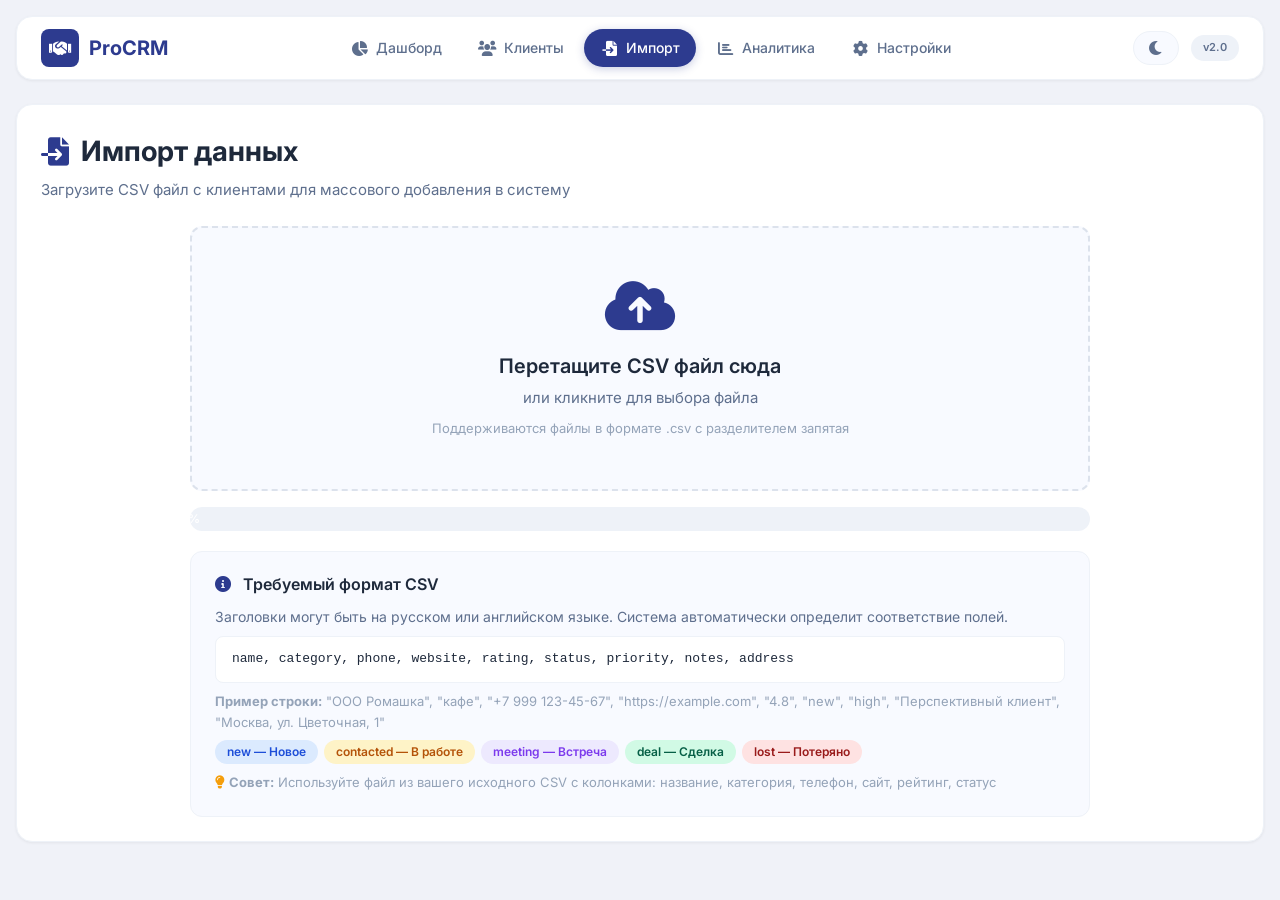
<file: import.html>
<!DOCTYPE html>
<html lang="ru">
<head>
    <meta charset="UTF-8">
    <meta name="viewport" content="width=device-width, initial-scale=1.0, maximum-scale=1.0, user-scalable=yes">
    <title>CRM Pro — Импорт CSV</title>
    <link rel="stylesheet" href="https://cdnjs.cloudflare.com/ajax/libs/font-awesome/6.0.0-beta3/css/all.min.css">
    <link href="https://fonts.googleapis.com/css2?family=Inter:opsz,wght@14..32,400;14..32,500;14..32,600;14..32,700&display=swap" rel="stylesheet">
    <link rel="stylesheet" href="css/style.css">
    <style>
        .import-container {
            max-width: 900px;
            margin: 0 auto;
        }
        .drop-zone {
            border: 2px dashed var(--border-medium);
            border-radius: var(--radius-md);
            padding: 50px 20px;
            text-align: center;
            cursor: pointer;
            transition: all var(--transition);
            background: var(--bg-toolbar);
            position: relative;
        }
        .drop-zone:hover {
            border-color: var(--btn-primary);
            background: var(--bg-hover);
        }
        .drop-zone.dragover {
            border-color: var(--btn-primary);
            background: var(--bg-hover);
            transform: scale(1.01);
        }
        .drop-zone i {
            font-size: 56px;
            color: var(--btn-primary);
            margin-bottom: 16px;
            display: block;
        }
        .drop-zone h3 {
            font-size: 20px;
            font-weight: 600;
            color: var(--text-primary);
            margin-bottom: 4px;
        }
        .drop-zone p {
            color: var(--text-secondary);
            font-size: 15px;
        }
        .drop-zone .small {
            font-size: 13px;
            color: var(--text-muted);
            margin-top: 8px;
        }
        .drop-zone input[type="file"] {
            position: absolute;
            inset: 0;
            opacity: 0;
            cursor: pointer;
        }

        .file-info {
            display: flex;
            align-items: center;
            gap: 14px;
            padding: 14px 20px;
            background: var(--bg-toolbar);
            border-radius: var(--radius-md);
            border: 1px solid var(--border-light);
            margin-top: 16px;
            animation: slideUp 0.3s ease;
        }
        .file-info .icon {
            font-size: 28px;
            color: var(--btn-primary);
        }
        .file-info .name {
            flex: 1;
            font-weight: 600;
            font-size: 15px;
            color: var(--text-primary);
        }
        .file-info .size {
            color: var(--text-secondary);
            font-size: 13px;
        }
        .file-info .remove-btn {
            background: none;
            border: none;
            color: var(--text-secondary);
            cursor: pointer;
            font-size: 18px;
            padding: 4px 8px;
            transition: var(--transition);
        }
        .file-info .remove-btn:hover {
            color: var(--btn-danger);
        }

        .progress-container {
            margin-top: 16px;
            background: var(--border-light);
            border-radius: var(--radius-full);
            height: 24px;
            overflow: hidden;
            position: relative;
        }
        .progress-container .progress-bar {
            height: 100%;
            background: var(--btn-primary);
            border-radius: var(--radius-full);
            transition: width 0.6s ease;
            width: 0%;
            display: flex;
            align-items: center;
            justify-content: center;
            font-size: 12px;
            font-weight: 600;
            color: white;
        }

        .format-hint {
            background: var(--bg-toolbar);
            padding: 20px 24px;
            border-radius: var(--radius-md);
            border: 1px solid var(--border-light);
            margin-top: 20px;
        }
        .format-hint h4 {
            font-size: 16px;
            font-weight: 600;
            margin-bottom: 8px;
            color: var(--text-primary);
        }
        .format-hint h4 i {
            color: var(--btn-primary);
            margin-right: 8px;
        }
        .format-hint p {
            color: var(--text-secondary);
            font-size: 14px;
            margin-bottom: 4px;
        }
        .format-hint .code-block {
            background: var(--bg-app);
            padding: 12px 16px;
            border-radius: var(--radius-sm);
            border: 1px solid var(--border-light);
            font-family: 'Courier New', monospace;
            font-size: 13px;
            color: var(--text-primary);
            margin: 8px 0;
            overflow-x: auto;
            white-space: nowrap;
        }
        .format-hint .status-options {
            display: flex;
            flex-wrap: wrap;
            gap: 6px;
            margin-top: 8px;
        }
        .format-hint .status-options .tag {
            padding: 2px 12px;
            border-radius: var(--radius-full);
            font-size: 12px;
            font-weight: 600;
        }

        .preview-container {
            margin-top: 16px;
        }

        .import-actions {
            display: flex;
            gap: 12px;
            flex-wrap: wrap;
            margin-top: 16px;
        }

        .stats-summary {
            display: grid;
            grid-template-columns: repeat(auto-fit, minmax(120px, 1fr));
            gap: 12px;
            margin-top: 16px;
        }
        .stats-summary .stat-box {
            background: var(--bg-toolbar);
            padding: 12px 16px;
            border-radius: var(--radius-sm);
            border: 1px solid var(--border-light);
            text-align: center;
        }
        .stats-summary .stat-box .number {
            font-size: 24px;
            font-weight: 700;
            color: var(--text-primary);
        }
        .stats-summary .stat-box .label {
            font-size: 12px;
            color: var(--text-secondary);
        }
        .stats-summary .stat-box .icon {
            font-size: 18px;
            display: block;
            margin-bottom: 2px;
        }

        .success-screen {
            text-align: center;
            padding: 30px 20px;
        }
        .success-screen .big-icon {
            font-size: 64px;
            color: var(--btn-success);
            margin-bottom: 16px;
        }
        .success-screen h2 {
            font-size: 24px;
            font-weight: 700;
            color: var(--text-primary);
            margin-bottom: 4px;
        }
        .success-screen p {
            color: var(--text-secondary);
            font-size: 16px;
            margin-bottom: 16px;
        }

        /* Анимация для превью */
        @keyframes slideUp {
            from { opacity: 0; transform: translateY(16px); }
            to { opacity: 1; transform: translateY(0); }
        }
        .preview-container > * {
            animation: slideUp 0.3s ease;
        }

        @media (max-width: 768px) {
            .drop-zone {
                padding: 30px 16px;
            }
            .drop-zone i {
                font-size: 40px;
            }
            .drop-zone h3 {
                font-size: 17px;
            }
            .stats-summary {
                grid-template-columns: 1fr 1fr;
            }
            .format-hint .code-block {
                font-size: 11px;
                white-space: normal;
                word-break: break-all;
            }
        }
        @media (max-width: 480px) {
            .stats-summary {
                grid-template-columns: 1fr;
            }
        }
    </style>
</head>
<body>
    <div class="app">
        <!-- ===== НАВИГАЦИЯ ===== -->
        <nav class="navbar">
            <div class="nav-brand">
                <div class="logo-icon"><i class="fas fa-handshake"></i></div>
                <span>Pro<span>CRM</span></span>
            </div>
            <div class="nav-links">
                <a href="index.html"><i class="fas fa-chart-pie"></i> <span>Дашборд</span></a>
                <a href="clients.html"><i class="fas fa-users"></i> <span>Клиенты</span></a>
                <a href="import.html" class="active"><i class="fas fa-file-import"></i> <span>Импорт</span></a>
                <a href="analytics.html"><i class="fas fa-chart-bar"></i> <span>Аналитика</span></a>
                <a href="settings.html"><i class="fas fa-cog"></i> <span>Настройки</span></a>
            </div>
            <div class="nav-right">
                <button class="theme-toggle" id="themeToggle">
                    <i class="fas fa-moon"></i>
                </button>
                <span class="badge">v2.0</span>
            </div>
        </nav>

        <!-- ===== ОСНОВНОЙ КОНТЕНТ ===== -->
        <div class="main">
            <div class="page-header">
                <h1><i class="fas fa-file-import"></i> Импорт данных</h1>
                <p>Загрузите CSV файл с клиентами для массового добавления в систему</p>
            </div>

            <div class="import-container">
                <!-- ===== DROP ZONE ===== -->
                <div class="drop-zone" id="dropZone">
                    <i class="fas fa-cloud-upload-alt"></i>
                    <h3>Перетащите CSV файл сюда</h3>
                    <p>или кликните для выбора файла</p>
                    <p class="small">Поддерживаются файлы в формате .csv с разделителем запятая</p>
                    <input type="file" id="csvFile" accept=".csv">
                </div>

                <!-- ===== ИНФОРМАЦИЯ О ФАЙЛЕ ===== -->
                <div class="file-info" id="fileInfo" style="display:none;">
                    <span class="icon"><i class="fas fa-file-csv"></i></span>
                    <span class="name" id="fileName">file.csv</span>
                    <span class="size" id="fileSize">0 KB</span>
                    <button class="remove-btn" onclick="clearFile()" title="Удалить файл">
                        <i class="fas fa-times"></i>
                    </button>
                </div>

                <!-- ===== ПРОГРЕСС ===== -->
                <div class="progress-container">
                    <div class="progress-bar" id="progressBar">0%</div>
                </div>

                <!-- ===== СТАТИСТИКА ===== -->
                <div class="stats-summary" id="statsSummary" style="display:none;">
                    <div class="stat-box">
                        <span class="icon">📊</span>
                        <div class="number" id="statTotal">0</div>
                        <div class="label">Всего записей</div>
                    </div>
                    <div class="stat-box" style="border-color: var(--status-new-color);">
                        <span class="icon">🆕</span>
                        <div class="number" id="statNew">0</div>
                        <div class="label">Новых</div>
                    </div>
                    <div class="stat-box" style="border-color: var(--status-contacted-color);">
                        <span class="icon">📞</span>
                        <div class="number" id="statContacted">0</div>
                        <div class="label">В работе</div>
                    </div>
                    <div class="stat-box" style="border-color: var(--status-deal-color);">
                        <span class="icon">✅</span>
                        <div class="number" id="statDeal">0</div>
                        <div class="label">Сделок</div>
                    </div>
                </div>

                <!-- ===== ПРЕДПРОСМОТР ===== -->
                <div class="preview-container" id="previewContainer"></div>

                <!-- ===== ФОРМАТ CSV ===== -->
                <div class="format-hint">
                    <h4><i class="fas fa-info-circle"></i> Требуемый формат CSV</h4>
                    <p>Заголовки могут быть на русском или английском языке. Система автоматически определит соответствие полей.</p>
                    <div class="code-block">
                        name, category, phone, website, rating, status, priority, notes, address
                    </div>
                    <p style="font-size:13px; color:var(--text-muted);">
                        <strong>Пример строки:</strong> "ООО Ромашка", "кафе", "+7 999 123-45-67", "https://example.com", "4.8", "new", "high", "Перспективный клиент", "Москва, ул. Цветочная, 1"
                    </p>
                    <div class="status-options">
                        <span class="tag status status-new">new — Новое</span>
                        <span class="tag status status-contacted">contacted — В работе</span>
                        <span class="tag status status-meeting">meeting — Встреча</span>
                        <span class="tag status status-deal">deal — Сделка</span>
                        <span class="tag status status-lost">lost — Потеряно</span>
                    </div>
                    <p style="margin-top:8px; font-size:13px; color:var(--text-muted);">
                        <i class="fas fa-lightbulb" style="color:var(--btn-warning);"></i>
                        <strong>Совет:</strong> Используйте файл из вашего исходного CSV с колонками: название, категория, телефон, сайт, рейтинг, статус
                    </p>
                </div>
            </div>
        </div>

        <!-- ===== TOAST ===== -->
        <div class="toast" id="toast"><i class="fas fa-check-circle"></i> <span id="toastMsg">Готово</span></div>
    </div>

    <!-- ===== СКРИПТЫ ===== -->
    <script src="js/api.js"></script>
    <script src="js/import.js"></script>
    <script>
        // ============================================================
        // ДОПОЛНИТЕЛЬНАЯ ЛОГИКА ДЛЯ СТРАНИЦЫ ИМПОРТА
        // ============================================================
        
        document.addEventListener('DOMContentLoaded', function() {
            // Тема
            const themeToggle = document.getElementById('themeToggle');
            const savedTheme = localStorage.getItem('theme') || 'light';
            document.documentElement.setAttribute('data-theme', savedTheme);
            if (savedTheme === 'dark') {
                themeToggle.querySelector('i').className = 'fas fa-sun';
            }
            
            themeToggle.addEventListener('click', function() {
                const html = document.documentElement;
                const current = html.getAttribute('data-theme');
                const next = current === 'dark' ? 'light' : 'dark';
                html.setAttribute('data-theme', next);
                localStorage.setItem('theme', next);
                this.querySelector('i').className = next === 'dark' ? 'fas fa-sun' : 'fas fa-moon';
            });
            
            // Обработка выбора файла через drop zone
            const dropZone = document.getElementById('dropZone');
            const fileInput = document.getElementById('csvFile');
            
            if (dropZone && fileInput) {
                // Клик по drop zone открывает диалог выбора файла
                dropZone.addEventListener('click', function(e) {
                    if (e.target.tagName !== 'INPUT') {
                        fileInput.click();
                    }
                });
                
                // Drag & Drop
                dropZone.addEventListener('dragover', function(e) {
                    e.preventDefault();
                    this.classList.add('dragover');
                });
                
                dropZone.addEventListener('dragleave', function(e) {
                    e.preventDefault();
                    this.classList.remove('dragover');
                });
                
                dropZone.addEventListener('drop', function(e) {
                    e.preventDefault();
                    this.classList.remove('dragover');
                    if (e.dataTransfer.files.length) {
                        fileInput.files = e.dataTransfer.files;
                        // Триггерим событие change
                        const event = new Event('change');
                        fileInput.dispatchEvent(event);
                    }
                });
            }
        });

        // ============================================================
        // ПЕРЕОПРЕДЕЛЯЕМ ФУНКЦИИ ДЛЯ РАБОТЫ С ЭТОЙ СТРАНИЦЕЙ
        // ============================================================
        
        /**
         * Очистка выбранного файла
         */
        function clearFile() {
            const fileInput = document.getElementById('csvFile');
            const fileInfo = document.getElementById('fileInfo');
            const previewContainer = document.getElementById('previewContainer');
            const progressBar = document.getElementById('progressBar');
            const statsSummary = document.getElementById('statsSummary');
            
            if (fileInput) fileInput.value = '';
            if (fileInfo) fileInfo.style.display = 'none';
            if (previewContainer) previewContainer.innerHTML = '';
            if (progressBar) {
                progressBar.style.width = '0%';
                progressBar.textContent = '0%';
            }
            if (statsSummary) statsSummary.style.display = 'none';
            
            // Сбрасываем глобальные данные
            if (typeof importedData !== 'undefined') {
                importedData = [];
            }
            if (typeof importHeaders !== 'undefined') {
                importHeaders = [];
            }
            
            showToast('Файл удалён', 'info');
        }

        /**
         * Обновление прогресс-бара (переопределение для этой страницы)
         */
        function updateProgress(percent) {
            const progressBar = document.getElementById('progressBar');
            if (progressBar) {
                const p = Math.min(percent, 100);
                progressBar.style.width = p + '%';
                progressBar.textContent = Math.round(p) + '%';
            }
        }

        /**
         * Показ статистики (переопределение)
         */
        function showStats(data) {
            const statsSummary = document.getElementById('statsSummary');
            if (!statsSummary || !data) return;
            
            const total = data.length;
            const newCount = data.filter(r => r.status === 'new').length;
            const contactedCount = data.filter(r => r.status === 'contacted' || r.status === 'meeting').length;
            const dealCount = data.filter(r => r.status === 'deal').length;
            
            document.getElementById('statTotal').textContent = total;
            document.getElementById('statNew').textContent = newCount;
            document.getElementById('statContacted').textContent = contactedCount;
            document.getElementById('statDeal').textContent = dealCount;
            
            statsSummary.style.display = 'grid';
        }

        /**
         * Переопределение showPreview для добавления статистики
         */
        const originalShowPreview = window.showPreview;
        if (typeof window.showPreview === 'function') {
            // Сохраняем оригинал, но переопределяем
        }
        
        // Добавляем свою версию showPreview поверх
        window.showPreview = function(data, headers, mapping) {
            const container = document.getElementById('previewContainer');
            if (!container) return;
            
            // Показываем статистику
            showStats(data);
            
            // Определяем колонки для отображения
            const displayFields = ['name', 'category', 'phone', 'rating', 'status', 'priority'];
            const displayHeaders = {
                name: 'Название',
                category: 'Категория',
                phone: 'Телефон',
                rating: 'Рейтинг',
                status: 'Статус',
                priority: 'Приоритет'
            };
            
            let html = `
                <div style="margin-top:16px; padding:20px; background:var(--bg-toolbar); border-radius:var(--radius-md); border:1px solid var(--border-light);">
                    <div style="display:flex; justify-content:space-between; align-items:center; flex-wrap:wrap; gap:12px; margin-bottom:16px;">
                        <h4 style="font-size:17px; font-weight:600; display:flex; align-items:center; gap:8px;">
                            <i class="fas fa-eye" style="color:var(--btn-primary);"></i> 
                            Предпросмотр данных
                            <span style="font-size:13px; font-weight:400; color:var(--text-secondary);">(${data.length} записей)</span>
                        </h4>
                        <div style="display:flex; gap:8px; flex-wrap:wrap;">
                            <button class="btn btn-success" id="confirmImportBtn">
                                <i class="fas fa-check"></i> Подтвердить импорт
                            </button>
                            <button class="btn btn-secondary" onclick="clearPreview()">
                                <i class="fas fa-times"></i> Отмена
                            </button>
                        </div>
                    </div>
                    
                    <div style="overflow-x:auto; max-height:400px; overflow-y:auto; border-radius:var(--radius-sm); border:1px solid var(--border-light); background:var(--bg-app);">
                        <table style="min-width:500px; font-size:13px; width:100%;">
                            <thead>
                                <tr>
                                    <th style="padding:8px 12px; background:var(--bg-table-header);">#</th>
                                    ${displayFields.map(f => `<th style="padding:8px 12px; background:var(--bg-table-header);">${displayHeaders[f] || f}</th>`).join('')}
                                </tr>
                            </thead>
                            <tbody>
                                ${data.slice(0, 10).map((row, idx) => `
                                    <tr>
                                        <td style="padding:8px 12px;">${idx + 1}</td>
                                        ${displayFields.map(f => `
                                            <td style="padding:8px 12px;">
                                                ${f === 'status' ? `<span class="status ${getStatusClass(row[f])}"><i class="fas fa-circle" style="font-size:6px;"></i> ${getStatusLabel(row[f])}</span>` :
                                                  f === 'rating' ? (row[f] || '—') :
                                                  f === 'priority' ? (row[f] === 'high' ? '🔴 Высокий' : row[f] === 'medium' ? '🟡 Средний' : '🟢 Низкий') :
                                                  (row[f] || '—')}
                                            </td>
                                        `).join('')}
                                    </tr>
                                `).join('')}
                            </tbody>
                        </table>
                        ${data.length > 10 ? `<p style="padding:8px 12px; color:var(--text-secondary); font-size:13px; border-top:1px solid var(--border-light);">... и ещё ${data.length - 10} записей</p>` : ''}
                    </div>
                    
                    <div style="margin-top:12px; padding:12px 16px; background:var(--bg-app); border-radius:var(--radius-sm); border:1px solid var(--border-light); font-size:13px; color:var(--text-secondary); display:flex; flex-wrap:wrap; gap:4px 8px;">
                        <i class="fas fa-info-circle" style="color:var(--btn-primary);"></i>
                        <span><strong>Определённые поля:</strong></span>
                        ${Object.entries(mapping).filter(([k]) => k !== '_skip').map(([k, v]) => 
                            `<span style="background:var(--bg-toolbar); padding:2px 10px; border-radius:4px; font-size:12px;">${v} → ${k}</span>`
                        ).join(' ')}
                        ${mapping._skip ? `<span style="color:var(--text-muted);">(пропущено: ${mapping._skip.join(', ')})</span>` : ''}
                    </div>
                </div>
            `;
            
            container.innerHTML = html;
            
            // Привязываем событие для кнопки подтверждения
            const confirmBtn = document.getElementById('confirmImportBtn');
            if (confirmBtn) {
                confirmBtn.addEventListener('click', function() {
                    if (typeof confirmImport === 'function') {
                        confirmImport();
                    } else {
                        showToast('Функция импорта не загружена', 'error');
                    }
                });
            }
        };

        /**
         * Очистка превью
         */
        function clearPreview() {
            const container = document.getElementById('previewContainer');
            if (container) container.innerHTML = '';
            const statsSummary = document.getElementById('statsSummary');
            if (statsSummary) statsSummary.style.display = 'none';
            updateProgress(0);
        }

        /**
         * Переопределение confirmImport для добавления успешного экрана
         */
        const originalConfirmImport = window.confirmImport;
        window.confirmImport = async function() {
            if (typeof importedData === 'undefined' || !importedData || importedData.length === 0) {
                showToast('Нет данных для импорта', 'warning');
                return;
            }
            
            const confirmBtn = document.getElementById('confirmImportBtn');
            if (confirmBtn) {
                confirmBtn.disabled = true;
                confirmBtn.innerHTML = '<i class="fas fa-spinner fa-spin"></i> Импорт...';
            }
            
            updateProgress(30);
            
            try {
                const existingData = await loadFromBin();
                updateProgress(60);
                
                let imported = 0;
                let duplicates = 0;
                
                importedData.forEach(row => {
                    // Проверка на дубликаты по названию и телефону
                    const isDuplicate = existingData.some(ex =>
                        ex.name === row.name &&
                        ex.phone === row.phone &&
                        ex.phone !== '—'
                    );
                    
                    if (!isDuplicate) {
                        existingData.push(row);
                        imported++;
                    } else {
                        duplicates++;
                    }
                });
                
                updateProgress(80);
                
                const saved = await saveToBin(existingData);
                
                if (saved) {
                    updateProgress(100);
                    
                    // Показываем успешный экран
                    const container = document.getElementById('previewContainer');
                    if (container) {
                        container.innerHTML = `
                            <div class="success-screen" style="background:var(--bg-toolbar); border-radius:var(--radius-md); border:1px solid var(--status-deal-bg); padding:30px 20px; margin-top:16px;">
                                <div class="big-icon"><i class="fas fa-check-circle"></i></div>
                                <h2>🎉 Импорт завершён!</h2>
                                <p>Успешно импортировано <strong>${imported}</strong> записей${duplicates > 0 ? `, пропущено дубликатов: ${duplicates}` : ''}</p>
                                <div style="display:flex; gap:12px; flex-wrap:wrap; justify-content:center; margin-top:16px;">
                                    <a href="clients.html" class="btn btn-primary">
                                        <i class="fas fa-users"></i> Перейти к клиентам
                                    </a>
                                    <button class="btn btn-secondary" onclick="clearFile(); clearPreview();">
                                        <i class="fas fa-plus"></i> Импортировать ещё
                                    </button>
                                </div>
                            </div>
                        `;
                    }
                    
                    // Сбрасываем файл
                    const fileInput = document.getElementById('csvFile');
                    if (fileInput) fileInput.value = '';
                    const fileInfo = document.getElementById('fileInfo');
                    if (fileInfo) fileInfo.style.display = 'none';
                    
                    // Скрываем статистику
                    const statsSummary = document.getElementById('statsSummary');
                    if (statsSummary) statsSummary.style.display = 'none';
                    
                    // Очищаем данные
                    importedData = [];
                    
                    showToast(`✅ Импортировано ${imported} записей!`, 'success');
                    
                } else {
                    showToast('Ошибка сохранения данных', 'error');
                }
                
            } catch (e) {
                console.error('Ошибка импорта:', e);
                showToast('Ошибка импорта: ' + e.message, 'error');
            } finally {
                if (confirmBtn) {
                    confirmBtn.disabled = false;
                    confirmBtn.innerHTML = '<i class="fas fa-check"></i> Подтвердить импорт';
                }
            }
        };

        console.log('📄 Страница импорта готова');
        console.log('📌 Поддерживаемые форматы: CSV с заголовками на русском или английском');
        console.log('📌 Автоматическое определение полей');
    </script>
</body>
</html>
</file>
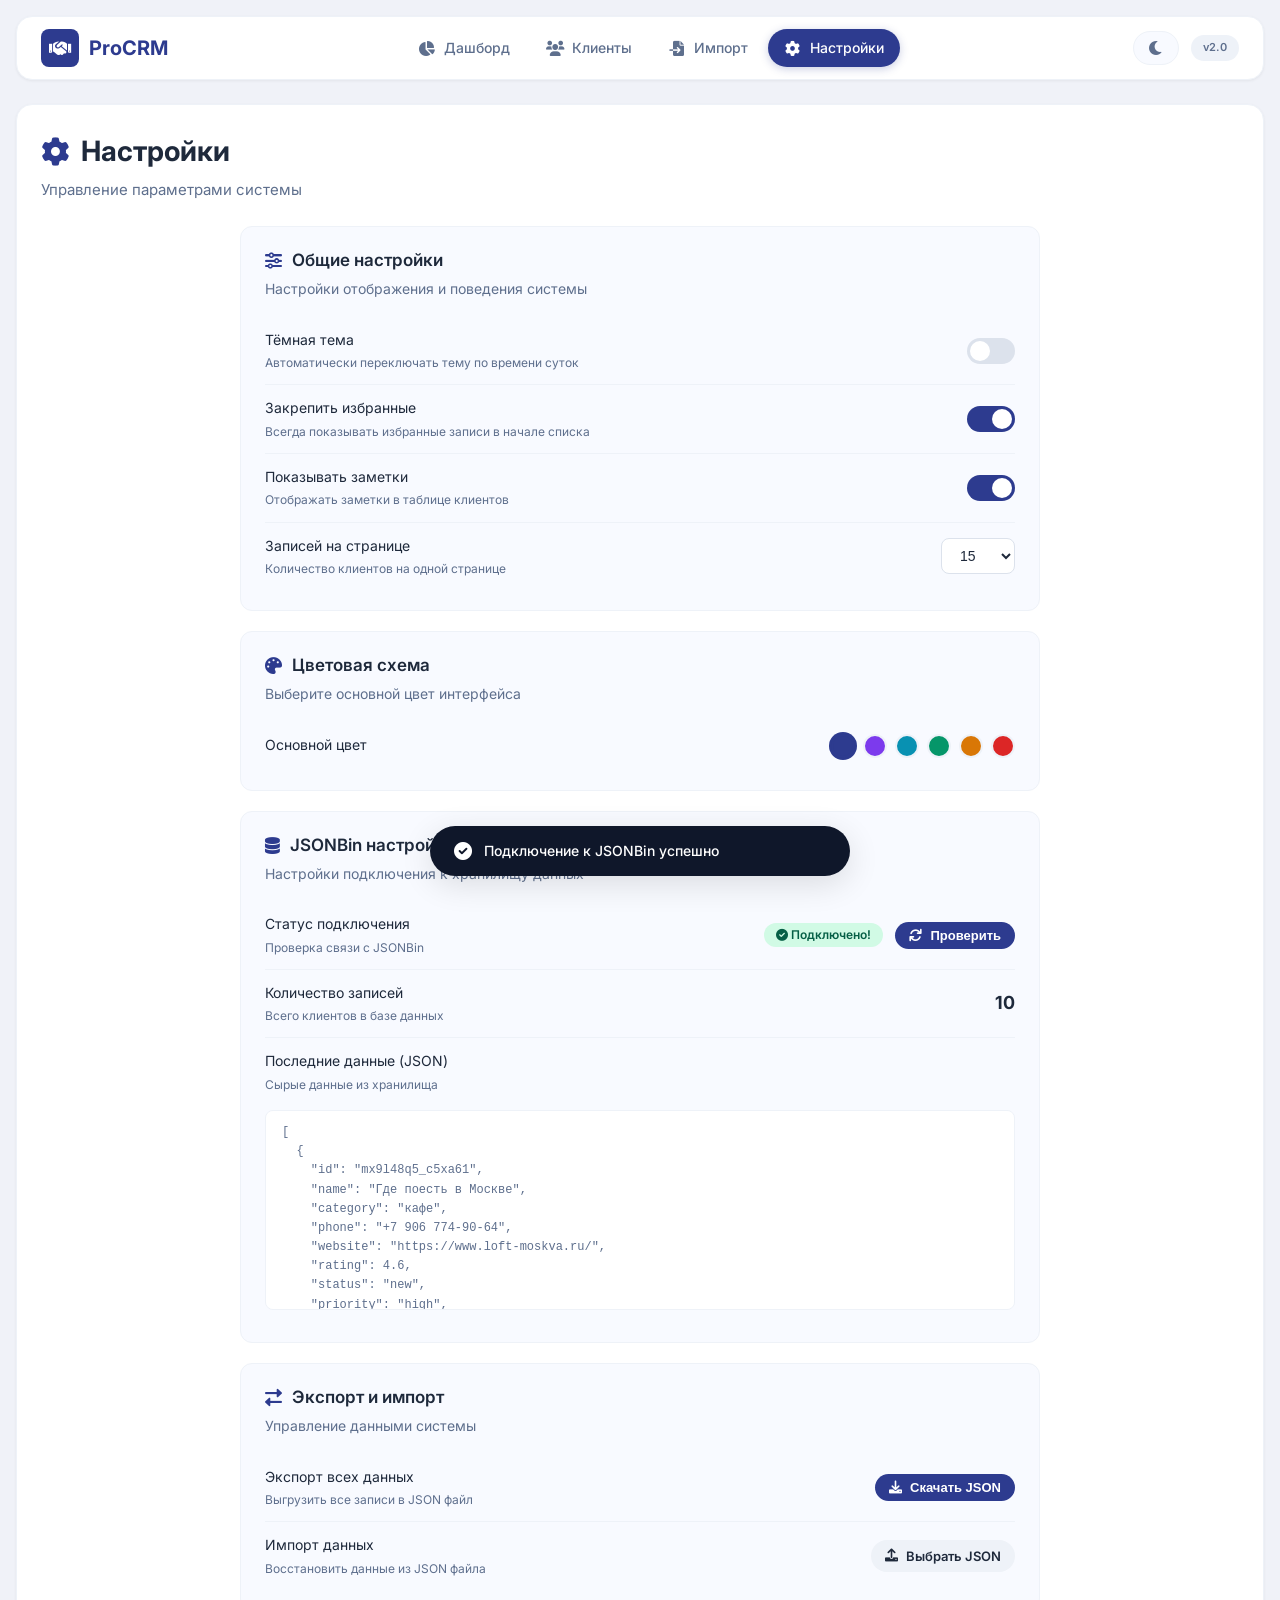
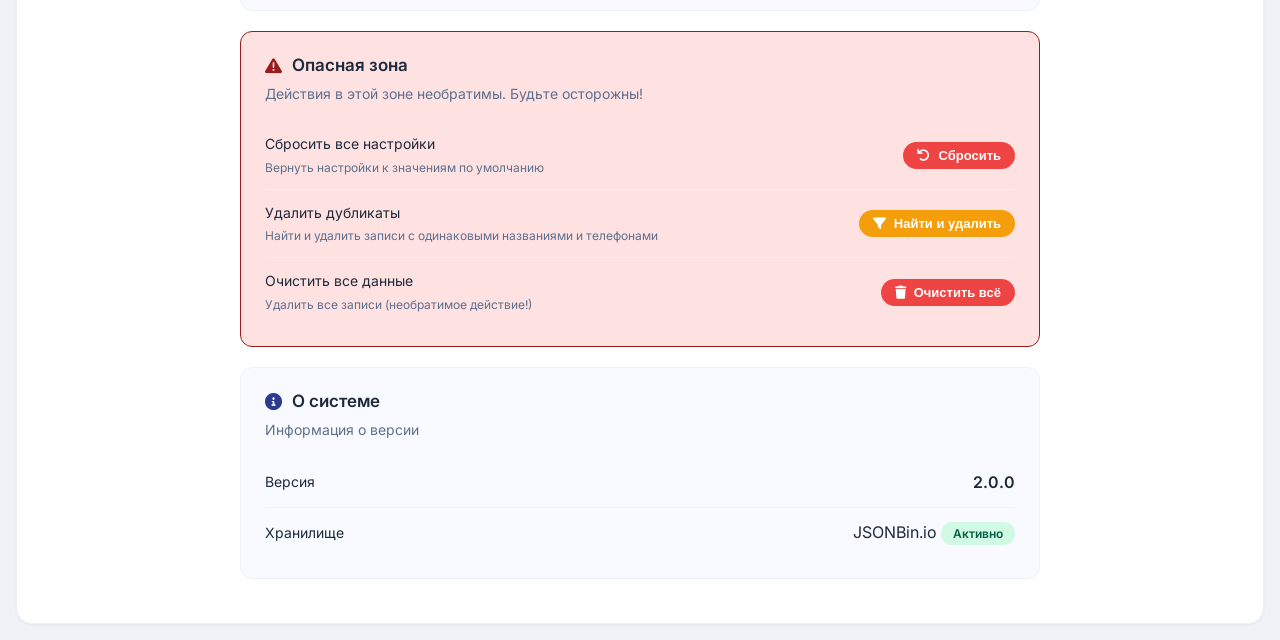
<file: settings.html>
<!DOCTYPE html>
<html lang="ru">
<head>
    <meta charset="UTF-8">
    <meta name="viewport" content="width=device-width, initial-scale=1.0, maximum-scale=1.0, user-scalable=yes">
    <title>CRM Pro — Настройки</title>
    <link rel="stylesheet" href="https://cdnjs.cloudflare.com/ajax/libs/font-awesome/6.0.0-beta3/css/all.min.css">
    <link href="https://fonts.googleapis.com/css2?family=Inter:opsz,wght@14..32,400;14..32,500;14..32,600;14..32,700&display=swap" rel="stylesheet">
    <link rel="stylesheet" href="css/style.css">
    <style>
        .settings-container {
            max-width: 800px;
            margin: 0 auto;
        }
        .settings-section {
            background: var(--bg-toolbar);
            border-radius: var(--radius-md);
            border: 1px solid var(--border-light);
            padding: 20px 24px;
            margin-bottom: 20px;
        }
        .settings-section h3 {
            font-size: 17px;
            font-weight: 600;
            margin-bottom: 4px;
            display: flex;
            align-items: center;
            gap: 10px;
            color: var(--text-primary);
        }
        .settings-section h3 i {
            color: var(--btn-primary);
        }
        .settings-section .desc {
            font-size: 14px;
            color: var(--text-secondary);
            margin-bottom: 16px;
        }
        .settings-row {
            display: flex;
            justify-content: space-between;
            align-items: center;
            padding: 12px 0;
            border-bottom: 1px solid var(--border-light);
        }
        .settings-row:last-child {
            border-bottom: none;
        }
        .settings-row .label {
            font-size: 14px;
            color: var(--text-primary);
        }
        .settings-row .label small {
            display: block;
            font-size: 12px;
            color: var(--text-secondary);
            font-weight: 400;
            margin-top: 2px;
        }
        .settings-row .value {
            display: flex;
            align-items: center;
            gap: 12px;
        }

        .toggle-switch {
            position: relative;
            width: 48px;
            height: 26px;
            flex-shrink: 0;
        }
        .toggle-switch input {
            opacity: 0;
            width: 0;
            height: 0;
        }
        .toggle-slider {
            position: absolute;
            cursor: pointer;
            inset: 0;
            background: var(--border-medium);
            border-radius: 26px;
            transition: var(--transition);
        }
        .toggle-slider::before {
            content: '';
            position: absolute;
            height: 20px;
            width: 20px;
            left: 3px;
            bottom: 3px;
            background: white;
            border-radius: 50%;
            transition: var(--transition);
        }
        .toggle-switch input:checked + .toggle-slider {
            background: var(--btn-primary);
        }
        .toggle-switch input:checked + .toggle-slider::before {
            transform: translateX(22px);
        }

        .setting-input {
            padding: 8px 14px;
            border: 1px solid var(--border-medium);
            border-radius: var(--radius-sm);
            font-size: 14px;
            background: var(--bg-app);
            color: var(--text-primary);
            width: 220px;
            transition: border var(--transition);
        }
        .setting-input:focus {
            border-color: var(--btn-primary);
            outline: none;
        }

        .btn-icon {
            background: none;
            border: none;
            color: var(--text-secondary);
            cursor: pointer;
            padding: 6px 10px;
            border-radius: var(--radius-sm);
            transition: var(--transition);
            font-size: 14px;
        }
        .btn-icon:hover {
            background: var(--bg-hover);
            color: var(--text-primary);
        }
        .btn-icon.danger:hover {
            background: var(--status-lost-bg);
            color: var(--status-lost-color);
        }

        .color-preview {
            display: flex;
            gap: 8px;
            align-items: center;
        }
        .color-dot {
            width: 24px;
            height: 24px;
            border-radius: 50%;
            border: 2px solid var(--border-light);
            cursor: pointer;
            transition: var(--transition);
        }
        .color-dot:hover {
            transform: scale(1.1);
        }
        .color-dot.active {
            border-color: var(--btn-primary);
            box-shadow: 0 0 0 2px var(--btn-primary);
        }

        .danger-zone {
            border-color: var(--status-lost-color);
            background: var(--status-lost-bg);
        }
        .danger-zone h3 i {
            color: var(--status-lost-color);
        }

        .status-badge {
            display: inline-block;
            padding: 2px 12px;
            border-radius: var(--radius-full);
            font-size: 12px;
            font-weight: 600;
        }

        .json-preview {
            background: var(--bg-app);
            padding: 12px 16px;
            border-radius: var(--radius-sm);
            border: 1px solid var(--border-light);
            font-family: 'Courier New', monospace;
            font-size: 12px;
            color: var(--text-secondary);
            max-height: 200px;
            overflow-y: auto;
            white-space: pre-wrap;
            word-break: break-all;
            margin-top: 8px;
        }

        @media (max-width: 768px) {
            .settings-row {
                flex-direction: column;
                align-items: flex-start;
                gap: 8px;
            }
            .settings-row .value {
                width: 100%;
                justify-content: flex-start;
            }
            .setting-input {
                width: 100%;
            }
            .settings-section {
                padding: 16px;
            }
        }
    </style>
</head>
<body>
    <div class="app">
        <!-- ===== НАВИГАЦИЯ ===== -->
        <nav class="navbar">
            <div class="nav-brand">
                <div class="logo-icon"><i class="fas fa-handshake"></i></div>
                <span>Pro<span>CRM</span></span>
            </div>
            <div class="nav-links">
                <a href="index.html"><i class="fas fa-chart-pie"></i> <span>Дашборд</span></a>
                <a href="clients.html"><i class="fas fa-users"></i> <span>Клиенты</span></a>
                <a href="import.html"><i class="fas fa-file-import"></i> <span>Импорт</span></a>
                <a href="settings.html" class="active"><i class="fas fa-cog"></i> <span>Настройки</span></a>
            </div>
            <div class="nav-right">
                <button class="theme-toggle" id="themeToggle">
                    <i class="fas fa-moon"></i>
                </button>
                <span class="badge">v2.0</span>
            </div>
        </nav>

        <!-- ===== ОСНОВНОЙ КОНТЕНТ ===== -->
        <div class="main">
            <div class="page-header">
                <h1><i class="fas fa-cog"></i> Настройки</h1>
                <p>Управление параметрами системы</p>
            </div>

            <div class="settings-container">
                <!-- ===== ОБЩИЕ НАСТРОЙКИ ===== -->
                <div class="settings-section">
                    <h3><i class="fas fa-sliders-h"></i> Общие настройки</h3>
                    <div class="desc">Настройки отображения и поведения системы</div>

                    <div class="settings-row">
                        <span class="label">
                            Тёмная тема
                            <small>Автоматически переключать тему по времени суток</small>
                        </span>
                        <div class="value">
                            <label class="toggle-switch">
                                <input type="checkbox" id="autoTheme">
                                <span class="toggle-slider"></span>
                            </label>
                        </div>
                    </div>

                    <div class="settings-row">
                        <span class="label">
                            Закрепить избранные
                            <small>Всегда показывать избранные записи в начале списка</small>
                        </span>
                        <div class="value">
                            <label class="toggle-switch">
                                <input type="checkbox" id="pinFavorites" checked>
                                <span class="toggle-slider"></span>
                            </label>
                        </div>
                    </div>

                    <div class="settings-row">
                        <span class="label">
                            Показывать заметки
                            <small>Отображать заметки в таблице клиентов</small>
                        </span>
                        <div class="value">
                            <label class="toggle-switch">
                                <input type="checkbox" id="showNotes" checked>
                                <span class="toggle-slider"></span>
                            </label>
                        </div>
                    </div>

                    <div class="settings-row">
                        <span class="label">
                            Записей на странице
                            <small>Количество клиентов на одной странице</small>
                        </span>
                        <div class="value">
                            <select id="defaultPerPage" class="setting-input" style="width:auto;">
                                <option value="10">10</option>
                                <option value="15" selected>15</option>
                                <option value="25">25</option>
                                <option value="50">50</option>
                                <option value="100">100</option>
                            </select>
                        </div>
                    </div>
                </div>

                <!-- ===== ЦВЕТОВАЯ СХЕМА ===== -->
                <div class="settings-section">
                    <h3><i class="fas fa-palette"></i> Цветовая схема</h3>
                    <div class="desc">Выберите основной цвет интерфейса</div>

                    <div class="settings-row">
                        <span class="label">Основной цвет</span>
                        <div class="value">
                            <div class="color-preview">
                                <span class="color-dot active" style="background:#2d3b8f;" data-color="#2d3b8f" onclick="selectColor(this)"></span>
                                <span class="color-dot" style="background:#7c3aed;" data-color="#7c3aed" onclick="selectColor(this)"></span>
                                <span class="color-dot" style="background:#0891b2;" data-color="#0891b2" onclick="selectColor(this)"></span>
                                <span class="color-dot" style="background:#059669;" data-color="#059669" onclick="selectColor(this)"></span>
                                <span class="color-dot" style="background:#d97706;" data-color="#d97706" onclick="selectColor(this)"></span>
                                <span class="color-dot" style="background:#dc2626;" data-color="#dc2626" onclick="selectColor(this)"></span>
                            </div>
                        </div>
                    </div>
                </div>

                <!-- ===== JSONBIN НАСТРОЙКИ ===== -->
                <div class="settings-section">
                    <h3><i class="fas fa-database"></i> JSONBin настройки</h3>
                    <div class="desc">Настройки подключения к хранилищу данных</div>

                    <div class="settings-row">
                        <span class="label">
                            Статус подключения
                            <small>Проверка связи с JSONBin</small>
                        </span>
                        <div class="value">
                            <span id="connectionStatus" class="status-badge" style="background:var(--status-new-bg); color:var(--status-new-color);">
                                <i class="fas fa-spinner fa-spin"></i> Проверка...
                            </span>
                            <button class="btn btn-primary btn-sm" onclick="checkConnection()">
                                <i class="fas fa-sync"></i> Проверить
                            </button>
                        </div>
                    </div>

                    <div class="settings-row">
                        <span class="label">
                            Количество записей
                            <small>Всего клиентов в базе данных</small>
                        </span>
                        <div class="value">
                            <span style="font-weight:700; font-size:18px;" id="totalRecords">0</span>
                        </div>
                    </div>

                    <div class="settings-row" style="flex-direction:column; align-items:stretch; gap:8px;">
                        <span class="label">
                            Последние данные (JSON)
                            <small>Сырые данные из хранилища</small>
                        </span>
                        <div class="json-preview" id="jsonPreview">Загрузка...</div>
                    </div>
                </div>

                <!-- ===== ЭКСПОРТ / ИМПОРТ ===== -->
                <div class="settings-section">
                    <h3><i class="fas fa-exchange-alt"></i> Экспорт и импорт</h3>
                    <div class="desc">Управление данными системы</div>

                    <div class="settings-row">
                        <span class="label">
                            Экспорт всех данных
                            <small>Выгрузить все записи в JSON файл</small>
                        </span>
                        <div class="value">
                            <button class="btn btn-primary btn-sm" onclick="exportAllData()">
                                <i class="fas fa-download"></i> Скачать JSON
                            </button>
                        </div>
                    </div>

                    <div class="settings-row">
                        <span class="label">
                            Импорт данных
                            <small>Восстановить данные из JSON файла</small>
                        </span>
                        <div class="value">
                            <label class="btn btn-secondary btn-sm" style="cursor:pointer;">
                                <i class="fas fa-upload"></i> Выбрать JSON
                                <input type="file" id="importJsonFile" accept=".json" style="display:none;" onchange="importJsonData(this)">
                            </label>
                        </div>
                    </div>
                </div>

                <!-- ===== ОПАСНАЯ ЗОНА ===== -->
                <div class="settings-section danger-zone">
                    <h3><i class="fas fa-exclamation-triangle"></i> Опасная зона</h3>
                    <div class="desc">Действия в этой зоне необратимы. Будьте осторожны!</div>

                    <div class="settings-row">
                        <span class="label">
                            Сбросить все настройки
                            <small>Вернуть настройки к значениям по умолчанию</small>
                        </span>
                        <div class="value">
                            <button class="btn btn-danger btn-sm" onclick="resetSettings()">
                                <i class="fas fa-undo"></i> Сбросить
                            </button>
                        </div>
                    </div>

                    <div class="settings-row">
                        <span class="label">
                            Удалить дубликаты
                            <small>Найти и удалить записи с одинаковыми названиями и телефонами</small>
                        </span>
                        <div class="value">
                            <button class="btn btn-warning btn-sm" onclick="removeDuplicates()">
                                <i class="fas fa-filter"></i> Найти и удалить
                            </button>
                        </div>
                    </div>

                    <div class="settings-row">
                        <span class="label">
                            Очистить все данные
                            <small>Удалить все записи (необратимое действие!)</small>
                        </span>
                        <div class="value">
                            <button class="btn btn-danger btn-sm" onclick="clearAllData()">
                                <i class="fas fa-trash"></i> Очистить всё
                            </button>
                        </div>
                    </div>
                </div>

                <!-- ===== ИНФОРМАЦИЯ ===== -->
                <div class="settings-section">
                    <h3><i class="fas fa-info-circle"></i> О системе</h3>
                    <div class="desc">Информация о версии</div>

                    <div class="settings-row">
                        <span class="label">Версия</span>
                        <div class="value">
                            <span style="font-weight:600;">2.0.0</span>
                        </div>
                    </div>
                    <div class="settings-row">
                        <span class="label">Хранилище</span>
                        <div class="value">
                            <span>JSONBin.io <span class="status-badge" style="background:var(--status-deal-bg); color:var(--status-deal-color);">Активно</span></span>
                        </div>
                    </div>
                </div>
            </div>
        </div>

        <!-- ===== TOAST ===== -->
        <div class="toast" id="toast"><i class="fas fa-check-circle"></i> <span id="toastMsg">Готово</span></div>
    </div>

    <!-- ===== СКРИПТЫ ===== -->
    <script src="js/api.js"></script>
    <script>
        // ============================================================
        // ИНИЦИАЛИЗАЦИЯ
        // ============================================================
        
        document.addEventListener('DOMContentLoaded', function() {
            console.log('⚙️ Настройки загружены');
            
            // Тема
            const themeToggle = document.getElementById('themeToggle');
            const savedTheme = localStorage.getItem('theme') || 'light';
            document.documentElement.setAttribute('data-theme', savedTheme);
            if (savedTheme === 'dark') {
                themeToggle.querySelector('i').className = 'fas fa-sun';
            }
            
            themeToggle.addEventListener('click', function() {
                const html = document.documentElement;
                const current = html.getAttribute('data-theme');
                const next = current === 'dark' ? 'light' : 'dark';
                html.setAttribute('data-theme', next);
                localStorage.setItem('theme', next);
                this.querySelector('i').className = next === 'dark' ? 'fas fa-sun' : 'fas fa-moon';
            });
            
            // Загрузка сохранённых настроек
            loadSettings();
            
            // Проверка подключения
            setTimeout(checkConnection, 500);
        });

        // ============================================================
        // НАСТРОЙКИ (LOCAL STORAGE)
        // ============================================================
        
        function loadSettings() {
            const settings = JSON.parse(localStorage.getItem('crm_settings') || '{}');
            
            if (settings.autoTheme) document.getElementById('autoTheme').checked = settings.autoTheme;
            if (settings.pinFavorites !== undefined) document.getElementById('pinFavorites').checked = settings.pinFavorites;
            if (settings.showNotes !== undefined) document.getElementById('showNotes').checked = settings.showNotes;
            if (settings.defaultPerPage) document.getElementById('defaultPerPage').value = settings.defaultPerPage;
            if (settings.primaryColor) {
                document.querySelectorAll('.color-dot').forEach(el => {
                    el.classList.toggle('active', el.dataset.color === settings.primaryColor);
                });
                applyColor(settings.primaryColor);
            }
            
            document.querySelectorAll('#autoTheme, #pinFavorites, #showNotes').forEach(el => {
                el.addEventListener('change', saveSettings);
            });
            document.getElementById('defaultPerPage').addEventListener('change', saveSettings);
        }

        function saveSettings() {
            const settings = {
                autoTheme: document.getElementById('autoTheme').checked,
                pinFavorites: document.getElementById('pinFavorites').checked,
                showNotes: document.getElementById('showNotes').checked,
                defaultPerPage: document.getElementById('defaultPerPage').value,
                primaryColor: document.querySelector('.color-dot.active')?.dataset.color || '#2d3b8f'
            };
            localStorage.setItem('crm_settings', JSON.stringify(settings));
            showToast('Настройки сохранены', 'success');
        }

        function applyColor(color) {
            document.documentElement.style.setProperty('--btn-primary', color);
            localStorage.setItem('crm_primary_color', color);
        }

        function selectColor(el) {
            document.querySelectorAll('.color-dot').forEach(d => d.classList.remove('active'));
            el.classList.add('active');
            const color = el.dataset.color;
            applyColor(color);
            saveSettings();
            showToast('Цвет изменён', 'success');
        }

        const savedColor = localStorage.getItem('crm_primary_color');
        if (savedColor) {
            applyColor(savedColor);
            document.querySelectorAll('.color-dot').forEach(el => {
                el.classList.toggle('active', el.dataset.color === savedColor);
            });
        }

        // ============================================================
        // ПРОВЕРКА ПОДКЛЮЧЕНИЯ К JSONBIN
        // ============================================================
        
        async function checkConnection() {
            const statusEl = document.getElementById('connectionStatus');
            statusEl.innerHTML = '<i class="fas fa-spinner fa-spin"></i> Проверка...';
            statusEl.style.background = 'var(--status-new-bg)';
            statusEl.style.color = 'var(--status-new-color)';
            
            try {
                const data = await loadFromBin();
                document.getElementById('totalRecords').textContent = data.length;
                document.getElementById('jsonPreview').textContent = JSON.stringify(data, null, 2).slice(0, 500) + (data.length > 10 ? '\n... и ещё ' + (data.length - 10) + ' записей' : '');
                
                statusEl.innerHTML = '<i class="fas fa-check-circle"></i> Подключено!';
                statusEl.style.background = 'var(--status-deal-bg)';
                statusEl.style.color = 'var(--status-deal-color)';
                showToast('Подключение к JSONBin успешно', 'success');
            } catch (e) {
                statusEl.innerHTML = '<i class="fas fa-exclamation-circle"></i> Ошибка подключения';
                statusEl.style.background = 'var(--status-lost-bg)';
                statusEl.style.color = 'var(--status-lost-color)';
                showToast('Ошибка подключения к JSONBin', 'error');
                console.error(e);
            }
        }

        // ============================================================
        // ЭКСПОРТ ВСЕХ ДАННЫХ
        // ============================================================
        
        async function exportAllData() {
            try {
                const data = await loadFromBin();
                const blob = new Blob([JSON.stringify(data, null, 2)], { type: 'application/json' });
                const url = URL.createObjectURL(blob);
                const a = document.createElement('a');
                a.href = url;
                a.download = `crm_backup_${new Date().toISOString().slice(0,10)}.json`;
                a.click();
                URL.revokeObjectURL(url);
                showToast(`Экспортировано ${data.length} записей`, 'success');
            } catch (e) {
                showToast('Ошибка экспорта: ' + e.message, 'error');
            }
        }

        // ============================================================
        // ИМПОРТ ИЗ JSON
        // ============================================================
        
        async function importJsonData(input) {
            const file = input.files[0];
            if (!file) return;
            
            const reader = new FileReader();
            reader.onload = async function(e) {
                try {
                    const data = JSON.parse(e.target.result);
                    if (!Array.isArray(data)) {
                        showToast('Неверный формат: ожидается массив записей', 'error');
                        return;
                    }
                    
                    if (!confirm(`Импортировать ${data.length} записей? Это действие добавит их к существующим данным.`)) {
                        input.value = '';
                        return;
                    }
                    
                    const existing = await loadFromBin();
                    let imported = 0;
                    data.forEach(row => {
                        const isDuplicate = existing.some(ex => 
                            ex.name === row.name && 
                            ex.phone === row.phone &&
                            ex.phone !== '—'
                        );
                        if (!isDuplicate && row.name) {
                            if (!row.id) row.id = generateId();
                            if (!row.history) row.history = [{ date: new Date().toLocaleString(), type: 'import', note: 'Импортировано из JSON' }];
                            existing.push(row);
                            imported++;
                        }
                    });
                    
                    await saveToBin(existing);
                    showToast(`Импортировано ${imported} записей`, 'success');
                    checkConnection();
                } catch (e) {
                    showToast('Ошибка импорта: ' + e.message, 'error');
                }
            };
            reader.readAsText(file);
            input.value = '';
        }

        // ============================================================
        // ОЧИСТКА ВСЕХ ДАННЫХ
        // ============================================================
        
        async function clearAllData() {
            if (!confirm('⚠️ Вы уверены, что хотите удалить ВСЕ данные? Это действие НЕОБРАТИМО!')) return;
            if (!confirm('Последнее предупреждение: все клиенты будут безвозвратно удалены. Продолжить?')) return;
            
            try {
                await saveToBin([]);
                showToast('Все данные удалены', 'success');
                checkConnection();
            } catch (e) {
                showToast('Ошибка удаления: ' + e.message, 'error');
            }
        }

        // ============================================================
        // СБРОС НАСТРОЕК
        // ============================================================
        
        function resetSettings() {
            if (!confirm('Сбросить все настройки к значениям по умолчанию?')) return;
            
            localStorage.removeItem('crm_settings');
            localStorage.removeItem('crm_primary_color');
            
            document.getElementById('autoTheme').checked = false;
            document.getElementById('pinFavorites').checked = true;
            document.getElementById('showNotes').checked = true;
            document.getElementById('defaultPerPage').value = '15';
            
            document.querySelectorAll('.color-dot').forEach(el => {
                el.classList.toggle('active', el.dataset.color === '#2d3b8f');
            });
            applyColor('#2d3b8f');
            
            showToast('Настройки сброшены', 'success');
        }

        // ============================================================
        // УДАЛЕНИЕ ДУБЛИКАТОВ
        // ============================================================
        
        async function removeDuplicates() {
            if (!confirm('Найти и удалить дублирующиеся записи (по названию и телефону)?')) return;
            
            try {
                const data = await loadFromBin();
                const seen = new Set();
                const unique = [];
                let removed = 0;
                
                data.forEach(row => {
                    const key = (row.name + '|' + row.phone).toLowerCase();
                    if (!seen.has(key) || row.phone === '—') {
                        seen.add(key);
                        unique.push(row);
                    } else {
                        removed++;
                    }
                });
                
                await saveToBin(unique);
                showToast(`Удалено ${removed} дубликатов, осталось ${unique.length} записей`, 'success');
                checkConnection();
            } catch (e) {
                showToast('Ошибка: ' + e.message, 'error');
            }
        }

        // ============================================================
        // ВСПОМОГАТЕЛЬНЫЕ ФУНКЦИИ
        // ============================================================
        
        function generateId() {
            return Date.now().toString(36) + '_' + Math.random().toString(36).substr(2, 6);
        }

        function showToast(msg, type) {
            const toast = document.getElementById('toast');
            if (!toast) return;
            const icon = toast.querySelector('i');
            const span = toast.querySelector('span');
            const icons = {
                success: 'fa-check-circle',
                error: 'fa-exclamation-circle',
                warning: 'fa-exclamation-triangle',
                info: 'fa-info-circle'
            };
            icon.className = `fas ${icons[type] || icons.success}`;
            span.textContent = msg;
            toast.style.display = 'flex';
            clearTimeout(toast._timer);
            toast._timer = setTimeout(() => { toast.style.display = 'none'; }, 3000);
        }

        console.log('⚙️ Настройки готовы');
    </script>
</body>
</html>
</file>
<file: css/style.css>
/* ============================================================
   CSS — Общие стили для всего CRM-приложения
   ============================================================ */

/* ===== ПЕРЕМЕННЫЕ (СВЕТЛАЯ ТЕМА) ===== */
:root {
    /* Основные цвета */
    --bg-body: #f0f2f8;
    --bg-app: #ffffff;
    --text-primary: #1e293b;
    --text-secondary: #5e6f8d;
    --text-muted: #94a3b8;
    --border-light: #eef2f8;
    --border-medium: #dce2ec;
    --bg-toolbar: #f8faff;
    --bg-table-header: #f8faff;
    --bg-hover: #f1f5f9;
    --bg-card: #ffffff;
    
    /* Кнопки и акценты */
    --btn-primary: #2d3b8f;
    --btn-primary-hover: #1e2a6e;
    --btn-primary-text: #ffffff;
    --btn-secondary: #eef2f8;
    --btn-secondary-hover: #dce2ec;
    --btn-secondary-text: #1e293b;
    --btn-success: #22c55e;
    --btn-success-hover: #16a34a;
    --btn-danger: #ef4444;
    --btn-danger-hover: #dc2626;
    --btn-warning: #f59e0b;
    --btn-warning-hover: #d97706;
    
    /* Статусы */
    --status-new-bg: #dbeafe;
    --status-new-color: #1d4ed8;
    --status-contacted-bg: #fef3c7;
    --status-contacted-color: #b45309;
    --status-meeting-bg: #ede9fe;
    --status-meeting-color: #7c3aed;
    --status-deal-bg: #d1fae5;
    --status-deal-color: #065f46;
    --status-lost-bg: #fee2e2;
    --status-lost-color: #991b1b;
    
    /* Приоритеты */
    --priority-high-color: #ef4444;
    --priority-medium-color: #f59e0b;
    --priority-low-color: #22c55e;
    
    /* Тени и скругления */
    --shadow-sm: 0 1px 3px rgba(0,0,0,0.06);
    --shadow-md: 0 4px 16px rgba(0,0,0,0.08);
    --shadow-lg: 0 8px 32px rgba(0,0,0,0.12);
    --radius-sm: 8px;
    --radius-md: 12px;
    --radius-lg: 16px;
    --radius-xl: 24px;
    --radius-full: 9999px;
    
    /* Анимации */
    --transition: 0.3s cubic-bezier(0.4, 0, 0.2, 1);
    --transition-slow: 0.5s cubic-bezier(0.4, 0, 0.2, 1);
    
    /* Размеры */
    --sidebar-width: 220px;
    --header-height: 72px;
    --max-width: 1600px;
}

/* ===== ПЕРЕМЕННЫЕ (ТЁМНАЯ ТЕМА) ===== */
[data-theme="dark"] {
    --bg-body: #0f172a;
    --bg-app: #1e293b;
    --text-primary: #f1f5f9;
    --text-secondary: #94a3b8;
    --text-muted: #64748b;
    --border-light: #334155;
    --border-medium: #475569;
    --bg-toolbar: #1e293b;
    --bg-table-header: #1a2332;
    --bg-hover: #2a3a4f;
    --bg-card: #1e293b;
    
    --btn-primary: #4f5fc4;
    --btn-primary-hover: #3b4c9e;
    --btn-secondary: #334155;
    --btn-secondary-hover: #475569;
    --btn-secondary-text: #f1f5f9;
    
    --status-new-bg: #1e3a5f;
    --status-new-color: #60a5fa;
    --status-contacted-bg: #78350f;
    --status-contacted-color: #fcd34d;
    --status-meeting-bg: #3b1f6e;
    --status-meeting-color: #a78bfa;
    --status-deal-bg: #065f46;
    --status-deal-color: #6ee7b7;
    --status-lost-bg: #7f1d1d;
    --status-lost-color: #fca5a5;
    
    --shadow-sm: 0 1px 3px rgba(0,0,0,0.3);
    --shadow-md: 0 4px 16px rgba(0,0,0,0.4);
    --shadow-lg: 0 8px 32px rgba(0,0,0,0.5);
}

/* ===== БАЗОВЫЕ СТИЛИ ===== */
* {
    margin: 0;
    padding: 0;
    box-sizing: border-box;
}

html {
    scroll-behavior: smooth;
}

body {
    font-family: 'Inter', -apple-system, BlinkMacSystemFont, 'Segoe UI', Roboto, sans-serif;
    background: var(--bg-body);
    color: var(--text-primary);
    padding: 16px;
    line-height: 1.6;
    transition: background var(--transition), color var(--transition);
    min-height: 100vh;
    -webkit-font-smoothing: antialiased;
    -moz-osx-font-smoothing: grayscale;
}

/* ===== СКРОЛЛБАР ===== */
::-webkit-scrollbar {
    width: 6px;
    height: 6px;
}
::-webkit-scrollbar-track {
    background: var(--bg-toolbar);
    border-radius: 10px;
}
::-webkit-scrollbar-thumb {
    background: var(--border-medium);
    border-radius: 10px;
}
::-webkit-scrollbar-thumb:hover {
    background: var(--text-muted);
}

/* ===== ОБЁРТКА ПРИЛОЖЕНИЯ ===== */
.app {
    max-width: var(--max-width);
    margin: 0 auto;
}

/* ===== НАВИГАЦИЯ (НАВБАР) ===== */
.navbar {
    display: flex;
    flex-wrap: wrap;
    justify-content: space-between;
    align-items: center;
    padding: 12px 24px;
    background: var(--bg-app);
    border-radius: var(--radius-lg);
    box-shadow: var(--shadow-sm);
    margin-bottom: 24px;
    border: 1px solid var(--border-light);
    transition: background var(--transition), box-shadow var(--transition), border var(--transition);
    gap: 12px;
}

.nav-brand {
    display: flex;
    align-items: center;
    gap: 10px;
    font-size: 20px;
    font-weight: 700;
    color: var(--text-primary);
    text-decoration: none;
}
.nav-brand span { color: var(--btn-primary); }
.nav-brand .logo-icon {
    background: var(--btn-primary);
    color: white;
    width: 38px;
    height: 38px;
    display: flex;
    align-items: center;
    justify-content: center;
    border-radius: var(--radius-sm);
    font-size: 18px;
    flex-shrink: 0;
}

.nav-links {
    display: flex;
    gap: 4px;
    flex-wrap: wrap;
    align-items: center;
}
.nav-links a {
    padding: 8px 16px;
    border-radius: var(--radius-full);
    text-decoration: none;
    color: var(--text-secondary);
    font-weight: 500;
    font-size: 14px;
    transition: all var(--transition);
    display: flex;
    align-items: center;
    gap: 8px;
    white-space: nowrap;
}
.nav-links a:hover {
    background: var(--bg-hover);
    color: var(--text-primary);
}
.nav-links a.active {
    background: var(--btn-primary);
    color: white;
    box-shadow: 0 2px 8px rgba(45, 59, 143, 0.25);
}
.nav-links a i {
    font-size: 15px;
    width: 18px;
    text-align: center;
}

.nav-right {
    display: flex;
    align-items: center;
    gap: 12px;
    flex-wrap: wrap;
}

.nav-right .badge {
    background: var(--badge-bg, var(--border-light));
    padding: 4px 12px;
    border-radius: var(--radius-full);
    font-size: 11px;
    font-weight: 600;
    color: var(--badge-color, var(--text-secondary));
}

.theme-toggle {
    background: var(--bg-toolbar);
    border: 1px solid var(--border-light);
    border-radius: var(--radius-full);
    padding: 8px 14px;
    cursor: pointer;
    font-size: 16px;
    color: var(--text-secondary);
    transition: all var(--transition);
    display: flex;
    align-items: center;
    gap: 6px;
}
.theme-toggle:hover {
    background: var(--border-light);
    color: var(--text-primary);
}

/* ===== ОСНОВНОЙ КОНТЕНТ ===== */
.main {
    background: var(--bg-app);
    border-radius: var(--radius-lg);
    padding: 24px;
    box-shadow: var(--shadow-sm);
    border: 1px solid var(--border-light);
    transition: background var(--transition), box-shadow var(--transition), border var(--transition);
    min-height: 500px;
}

/* ===== ЗАГОЛОВКИ ===== */
.page-header {
    margin-bottom: 24px;
}
.page-header h1 {
    font-size: 28px;
    font-weight: 700;
    color: var(--text-primary);
    display: flex;
    align-items: center;
    gap: 12px;
}
.page-header h1 i {
    color: var(--btn-primary);
}
.page-header p {
    color: var(--text-secondary);
    margin-top: 4px;
    font-size: 15px;
}

/* ===== СТАТИСТИКА (КАРТОЧКИ) ===== */
.stats-grid {
    display: grid;
    grid-template-columns: repeat(auto-fit, minmax(180px, 1fr));
    gap: 16px;
    margin-bottom: 24px;
}

.stat-card {
    display: flex;
    align-items: center;
    gap: 16px;
    padding: 16px 20px;
    background: var(--bg-toolbar);
    border-radius: var(--radius-md);
    border: 1px solid var(--border-light);
    transition: all var(--transition);
}
.stat-card:hover {
    transform: translateY(-2px);
    box-shadow: var(--shadow-md);
}
.stat-card .stat-icon {
    width: 46px;
    height: 46px;
    border-radius: var(--radius-sm);
    display: flex;
    align-items: center;
    justify-content: center;
    font-size: 20px;
    color: white;
    flex-shrink: 0;
}
.stat-card.primary .stat-icon { background: var(--btn-primary); }
.stat-card.success .stat-icon { background: var(--btn-success); }
.stat-card.warning .stat-icon { background: var(--btn-warning); }
.stat-card.info .stat-icon { background: #3b82f6; }
.stat-card.danger .stat-icon { background: var(--btn-danger); }

.stat-card .stat-info {
    display: flex;
    flex-direction: column;
}
.stat-card .stat-number {
    font-size: 26px;
    font-weight: 700;
    line-height: 1.2;
}
.stat-card .stat-label {
    font-size: 13px;
    color: var(--text-secondary);
}

/* ===== ГРАФИКИ ===== */
.charts-grid {
    display: grid;
    grid-template-columns: 1fr 1fr;
    gap: 24px;
    margin-bottom: 24px;
}

.chart-card {
    background: var(--bg-toolbar);
    padding: 20px;
    border-radius: var(--radius-md);
    border: 1px solid var(--border-light);
}
.chart-card h3 {
    font-size: 16px;
    font-weight: 600;
    margin-bottom: 16px;
    color: var(--text-primary);
}

/* ===== СТАТУСНЫЕ БАРЫ ===== */
.chart-bar {
    display: flex;
    align-items: center;
    gap: 12px;
    margin-bottom: 10px;
}
.chart-bar .bar-label {
    width: 85px;
    font-size: 14px;
    color: var(--text-secondary);
    flex-shrink: 0;
}
.chart-bar .bar-track {
    flex: 1;
    height: 24px;
    background: var(--border-light);
    border-radius: var(--radius-full);
    overflow: hidden;
}
.chart-bar .bar-fill {
    height: 100%;
    border-radius: var(--radius-full);
    transition: width 0.8s ease;
}
.chart-bar .bar-fill.new { background: var(--status-new-color); }
.chart-bar .bar-fill.contacted { background: var(--status-contacted-color); }
.chart-bar .bar-fill.deal { background: var(--status-deal-color); }
.chart-bar .bar-fill.lost { background: var(--status-lost-color); }
.chart-bar .bar-value {
    width: 30px;
    font-weight: 600;
    font-size: 14px;
    text-align: right;
    color: var(--text-primary);
}

/* ===== АКТИВНОСТЬ ===== */
.activity-card {
    background: var(--bg-toolbar);
    padding: 20px;
    border-radius: var(--radius-md);
    border: 1px solid var(--border-light);
}
.activity-card h3 {
    font-size: 16px;
    font-weight: 600;
    margin-bottom: 16px;
}
.activity-card h3 i {
    color: var(--btn-primary);
    margin-right: 8px;
}

.activity-item {
    display: flex;
    align-items: center;
    gap: 12px;
    padding: 10px 0;
    border-bottom: 1px solid var(--border-light);
}
.activity-item:last-child { border-bottom: none; }
.activity-item .activity-icon {
    color: var(--btn-primary);
    font-size: 10px;
}
.activity-item .activity-text {
    flex: 1;
    font-size: 14px;
    color: var(--text-primary);
}
.activity-item .activity-text strong {
    color: var(--text-primary);
}
.activity-item .activity-time {
    font-size: 12px;
    color: var(--text-secondary);
    white-space: nowrap;
}

/* ===== КАТЕГОРИИ (СПИСОК) ===== */
.category-item {
    display: flex;
    justify-content: space-between;
    align-items: center;
    padding: 10px 12px;
    border-bottom: 1px solid var(--border-light);
    transition: background var(--transition);
}
.category-item:last-child { border-bottom: none; }
.category-item:hover {
    background: var(--bg-hover);
}
.category-item .count {
    background: var(--border-light);
    padding: 0 14px;
    border-radius: var(--radius-full);
    font-weight: 600;
    font-size: 13px;
    color: var(--text-secondary);
}

/* ===== ТАБЛИЦЫ ===== */
.table-wrapper {
    overflow-x: auto;
    border-radius: var(--radius-md);
    border: 1px solid var(--border-light);
    background: var(--bg-app);
    transition: border var(--transition);
}

table {
    width: 100%;
    border-collapse: collapse;
    font-size: 14px;
    min-width: 800px;
}

thead th {
    text-align: left;
    padding: 12px 14px;
    background: var(--bg-table-header);
    color: var(--text-secondary);
    font-weight: 600;
    font-size: 13px;
    border-bottom: 2px solid var(--border-light);
    white-space: nowrap;
    cursor: pointer;
    user-select: none;
    transition: background var(--transition);
}
thead th:hover {
    background: var(--bg-hover);
}
thead th i {
    margin-left: 4px;
    font-size: 11px;
    opacity: 0.5;
}

tbody td {
    padding: 10px 14px;
    border-bottom: 1px solid var(--border-light);
    vertical-align: middle;
    transition: background var(--transition);
}
tbody tr:hover td {
    background: var(--bg-hover);
}

/* ===== СТАТУСЫ (ТАБЛИЦА) ===== */
.status {
    display: inline-flex;
    align-items: center;
    gap: 6px;
    padding: 4px 14px;
    border-radius: var(--radius-full);
    font-size: 12px;
    font-weight: 600;
    white-space: nowrap;
}
.status i {
    font-size: 8px;
}
.status-new { background: var(--status-new-bg); color: var(--status-new-color); }
.status-contacted { background: var(--status-contacted-bg); color: var(--status-contacted-color); }
.status-meeting { background: var(--status-meeting-bg); color: var(--status-meeting-color); }
.status-deal { background: var(--status-deal-bg); color: var(--status-deal-color); }
.status-lost { background: var(--status-lost-bg); color: var(--status-lost-color); }

/* ===== КНОПКИ ДЕЙСТВИЙ ===== */
.actions {
    display: flex;
    gap: 2px;
    flex-wrap: wrap;
}

.action-btn {
    border: none;
    background: transparent;
    width: 32px;
    height: 32px;
    border-radius: var(--radius-full);
    display: inline-flex;
    align-items: center;
    justify-content: center;
    color: var(--text-secondary);
    cursor: pointer;
    transition: all var(--transition);
    font-size: 14px;
}
.action-btn:hover {
    background: var(--bg-hover);
    color: var(--text-primary);
}
.action-btn.danger:hover {
    background: var(--status-lost-bg);
    color: var(--status-lost-color);
}
.action-btn.success:hover {
    background: var(--status-deal-bg);
    color: var(--status-deal-color);
}
.action-btn.star-btn.active {
    color: #f59e0b;
}
.action-btn.star-btn:hover {
    background: #fef3c7;
    color: #f59e0b;
}

/* ===== КНОПКИ (ОБЩИЕ) ===== */
.btn {
    display: inline-flex;
    align-items: center;
    gap: 8px;
    padding: 10px 22px;
    border: none;
    border-radius: var(--radius-full);
    font-weight: 600;
    font-size: 14px;
    cursor: pointer;
    transition: all var(--transition);
    text-decoration: none;
    white-space: nowrap;
}
.btn-primary {
    background: var(--btn-primary);
    color: white;
}
.btn-primary:hover {
    background: var(--btn-primary-hover);
    transform: translateY(-1px);
    box-shadow: 0 4px 12px rgba(45, 59, 143, 0.3);
}
.btn-secondary {
    background: var(--btn-secondary);
    color: var(--btn-secondary-text);
}
.btn-secondary:hover {
    background: var(--btn-secondary-hover);
}
.btn-success {
    background: var(--btn-success);
    color: white;
}
.btn-success:hover {
    background: var(--btn-success-hover);
}
.btn-danger {
    background: var(--btn-danger);
    color: white;
}
.btn-danger:hover {
    background: var(--btn-danger-hover);
}
.btn-warning {
    background: var(--btn-warning);
    color: white;
}
.btn-warning:hover {
    background: var(--btn-warning-hover);
}
.btn-sm {
    padding: 6px 14px;
    font-size: 13px;
}
.btn-xs {
    padding: 4px 10px;
    font-size: 12px;
}

/* ===== ФОРМЫ ===== */
.form-group {
    margin-bottom: 16px;
}
.form-group label {
    display: block;
    font-weight: 600;
    font-size: 14px;
    margin-bottom: 4px;
    color: var(--text-primary);
}
.form-group input,
.form-group select,
.form-group textarea {
    width: 100%;
    padding: 10px 14px;
    border: 1px solid var(--border-medium);
    border-radius: var(--radius-sm);
    font-size: 14px;
    background: var(--bg-app);
    color: var(--text-primary);
    transition: border var(--transition), box-shadow var(--transition);
    font-family: inherit;
}
.form-group input:focus,
.form-group select:focus,
.form-group textarea:focus {
    border-color: var(--btn-primary);
    box-shadow: 0 0 0 3px rgba(45, 59, 143, 0.1);
    outline: none;
}
.form-group textarea {
    min-height: 80px;
    resize: vertical;
}
.form-group .hint {
    font-size: 12px;
    color: var(--text-muted);
    margin-top: 4px;
}

.form-actions {
    display: flex;
    gap: 12px;
    margin-top: 20px;
    flex-wrap: wrap;
}

/* ===== ЧЕКБОКСЫ ===== */
.checkbox-col {
    width: 40px;
    text-align: center;
}
.checkbox-col input[type="checkbox"] {
    accent-color: var(--btn-primary);
    width: 16px;
    height: 16px;
    cursor: pointer;
}

/* ===== ВЫБОР СТАТУСА ===== */
.status-select {
    padding: 4px 10px;
    border-radius: var(--radius-full);
    border: 1px solid var(--border-medium);
    background: var(--bg-app);
    color: var(--text-primary);
    font-size: 12px;
    font-weight: 600;
    cursor: pointer;
    transition: border var(--transition);
}
.status-select:focus {
    border-color: var(--btn-primary);
    outline: none;
}

/* ===== ЗАМЕТКИ (В ТАБЛИЦЕ) ===== */
.notes-cell {
    max-width: 180px;
    min-width: 120px;
}
.notes-cell textarea {
    width: 100%;
    padding: 4px 10px;
    border: 1px solid var(--border-light);
    border-radius: var(--radius-sm);
    font-size: 12px;
    background: var(--bg-app);
    color: var(--text-primary);
    resize: vertical;
    min-height: 32px;
    font-family: inherit;
    transition: border var(--transition);
}
.notes-cell textarea:focus {
    border-color: var(--btn-primary);
    outline: none;
}
.notes-cell textarea::placeholder {
    color: var(--text-muted);
    font-size: 11px;
}

/* ===== ПАГИНАЦИЯ ===== */
.pagination {
    display: flex;
    flex-wrap: wrap;
    justify-content: space-between;
    align-items: center;
    padding-top: 16px;
    font-size: 14px;
    gap: 8px;
}
.pagination .info {
    display: flex;
    align-items: center;
    gap: 12px;
    color: var(--text-secondary);
}
.pagination .info select {
    padding: 4px 10px;
    border-radius: var(--radius-full);
    border: 1px solid var(--border-medium);
    background: var(--bg-app);
    color: var(--text-primary);
    font-size: 13px;
}
.page-buttons {
    display: flex;
    gap: 4px;
}
.page-btn {
    background: var(--bg-app);
    border: 1px solid var(--border-medium);
    padding: 6px 14px;
    border-radius: var(--radius-full);
    font-weight: 500;
    cursor: pointer;
    transition: all var(--transition);
    color: var(--text-primary);
    font-size: 13px;
}
.page-btn:hover {
    background: var(--bg-hover);
}
.page-btn.active {
    background: var(--btn-primary);
    color: white;
    border-color: var(--btn-primary);
}
.page-btn:disabled {
    opacity: 0.4;
    cursor: not-allowed;
}

/* ===== МОДАЛЬНОЕ ОКНО ===== */
.modal-overlay {
    position: fixed;
    inset: 0;
    background: rgba(0, 0, 0, 0.5);
    backdrop-filter: blur(4px);
    display: none;
    align-items: center;
    justify-content: center;
    z-index: 999;
    padding: 16px;
    animation: fadeIn 0.2s ease;
}
.modal-overlay.active {
    display: flex;
}

@keyframes fadeIn {
    from { opacity: 0; }
    to { opacity: 1; }
}
@keyframes slideUp {
    from { transform: translateY(20px) scale(0.96); opacity: 0; }
    to { transform: translateY(0) scale(1); opacity: 1; }
}

.modal {
    background: var(--bg-app);
    max-width: 560px;
    width: 100%;
    max-height: 95vh;
    overflow-y: auto;
    border-radius: var(--radius-lg);
    padding: 28px 24px;
    box-shadow: var(--shadow-lg);
    animation: slideUp 0.25s ease;
    color: var(--text-primary);
}
.modal h3 {
    font-size: 22px;
    font-weight: 700;
    margin-bottom: 4px;
}
.modal .sub {
    color: var(--text-secondary);
    margin-bottom: 20px;
    font-size: 14px;
}
.modal .close-modal {
    position: sticky;
    top: 0;
    float: right;
    background: none;
    border: none;
    font-size: 24px;
    color: var(--text-secondary);
    cursor: pointer;
    padding: 4px 8px;
}
.modal .close-modal:hover {
    color: var(--text-primary);
}

/* ===== ТОСТ-УВЕДОМЛЕНИЯ ===== */
.toast {
    position: fixed;
    bottom: 24px;
    right: 24px;
    left: 24px;
    max-width: 420px;
    margin: 0 auto;
    background: var(--toast-bg, #0f172a);
    color: var(--toast-color, #ffffff);
    padding: 14px 24px;
    border-radius: var(--radius-full);
    font-weight: 500;
    box-shadow: var(--shadow-lg);
    display: none;
    align-items: center;
    gap: 12px;
    z-index: 1000;
    font-size: 14px;
    transition: all var(--transition);
}
.toast.show {
    display: flex;
}
.toast i {
    font-size: 18px;
    flex-shrink: 0;
}

/* ===== ПУСТОЕ СОСТОЯНИЕ ===== */
.empty-state {
    text-align: center;
    padding: 48px 20px;
    color: var(--text-secondary);
}
.empty-state i {
    font-size: 48px;
    color: var(--border-light);
    margin-bottom: 12px;
    display: block;
}
.empty-state h3 {
    font-size: 18px;
    color: var(--text-primary);
    margin-bottom: 4px;
}
.empty-state p {
    font-size: 14px;
}

/* ===== БОКОВАЯ ПАНЕЛЬ (САЙДБАР) ===== */
.sidebar {
    width: var(--sidebar-width);
    flex-shrink: 0;
    background: var(--bg-toolbar);
    border-radius: var(--radius-md);
    padding: 16px;
    border: 1px solid var(--border-light);
    height: fit-content;
    position: sticky;
    top: 16px;
    transition: all var(--transition);
}
.sidebar .sidebar-title {
    font-weight: 700;
    font-size: 13px;
    text-transform: uppercase;
    letter-spacing: 0.5px;
    color: var(--text-secondary);
    margin-bottom: 10px;
    padding-bottom: 8px;
    border-bottom: 1px solid var(--border-light);
}
.sidebar-item {
    display: flex;
    align-items: center;
    gap: 10px;
    padding: 8px 12px;
    border-radius: var(--radius-sm);
    cursor: pointer;
    transition: all var(--transition);
    font-size: 14px;
    color: var(--text-secondary);
    margin-bottom: 2px;
}
.sidebar-item:hover {
    background: var(--bg-hover);
    color: var(--text-primary);
}
.sidebar-item.active {
    background: var(--btn-primary);
    color: white;
}
.sidebar-item .count {
    margin-left: auto;
    background: var(--border-light);
    padding: 0 12px;
    border-radius: var(--radius-full);
    font-size: 12px;
    font-weight: 600;
}
.sidebar-item.active .count {
    background: rgba(255,255,255,0.2);
    color: white;
}
.sidebar-item i {
    width: 18px;
    text-align: center;
}
.sidebar-divider {
    height: 1px;
    background: var(--border-light);
    margin: 8px 0;
}

/* ===== ФИЛЬТРЫ ===== */
.filters-bar {
    display: flex;
    flex-wrap: wrap;
    gap: 10px;
    margin-bottom: 16px;
    padding: 12px 16px;
    background: var(--bg-toolbar);
    border-radius: var(--radius-md);
    border: 1px solid var(--border-light);
}
.filters-bar input,
.filters-bar select {
    padding: 8px 14px;
    border: 1px solid var(--border-medium);
    border-radius: var(--radius-full);
    font-size: 14px;
    background: var(--bg-app);
    color: var(--text-primary);
    transition: border var(--transition);
}
.filters-bar input:focus,
.filters-bar select:focus {
    border-color: var(--btn-primary);
    outline: none;
}
.filters-bar input {
    flex: 1;
    min-width: 150px;
}

/* ===== ПАНЕЛЬ ИНСАЙТОВ ===== */
.insight-bar {
    margin-top: 16px;
    display: flex;
    flex-wrap: wrap;
    gap: 6px 14px;
    font-size: 12px;
    color: var(--text-secondary);
    border-top: 1px solid var(--border-light);
    padding-top: 14px;
}
.insight-bar i {
    color: var(--btn-primary);
    margin-right: 3px;
}
.insight-item {
    display: flex;
    align-items: center;
    gap: 3px;
}

/* ===== РЕЙТИНГ ФИЛЬТР ===== */
.rating-filter {
    display: flex;
    align-items: center;
    gap: 8px;
    font-size: 13px;
    color: var(--text-secondary);
    flex-wrap: wrap;
}
.rating-filter input[type="range"] {
    width: 90px;
    accent-color: var(--btn-primary);
    background: transparent;
    cursor: pointer;
}
.rating-filter .rating-value {
    font-weight: 700;
    min-width: 24px;
    color: var(--text-primary);
}

/* ===== БЫСТРЫЕ СТАТИСТИКИ ===== */
.quick-stats {
    display: grid;
    grid-template-columns: repeat(auto-fit, minmax(100px, 1fr));
    gap: 8px;
    margin-bottom: 16px;
}
.quick-stat-card {
    background: var(--bg-toolbar);
    border: 1px solid var(--border-light);
    border-radius: var(--radius-sm);
    padding: 10px 12px;
    text-align: center;
    transition: all var(--transition);
}
.quick-stat-card:hover {
    transform: translateY(-2px);
    box-shadow: var(--shadow-sm);
}
.quick-stat-card .number {
    font-size: 22px;
    font-weight: 700;
    color: var(--text-primary);
}
.quick-stat-card .label {
    font-size: 11px;
    color: var(--text-secondary);
}
.quick-stat-card .icon {
    font-size: 16px;
    display: block;
    margin-bottom: 2px;
}

/* ===== ПЕРЕКЛЮЧАТЕЛЬ ВИДА ===== */
.view-toggle {
    display: flex;
    gap: 4px;
    background: var(--bg-toolbar);
    border: 1px solid var(--border-light);
    border-radius: var(--radius-full);
    padding: 3px;
}
.view-toggle button {
    border: none;
    background: transparent;
    padding: 5px 14px;
    border-radius: var(--radius-full);
    font-size: 13px;
    color: var(--text-secondary);
    cursor: pointer;
    transition: all var(--transition);
}
.view-toggle button.active {
    background: var(--btn-primary);
    color: white;
}
.view-toggle button:hover:not(.active) {
    background: var(--bg-hover);
}

/* ===== СТРАНИЦА ИМПОРТА ===== */
.drop-zone {
    border: 2px dashed var(--border-medium);
    border-radius: var(--radius-md);
    padding: 40px 20px;
    text-align: center;
    cursor: pointer;
    transition: all var(--transition);
    background: var(--bg-toolbar);
}
.drop-zone:hover {
    border-color: var(--btn-primary);
    background: var(--bg-hover);
}
.drop-zone.dragover {
    border-color: var(--btn-primary);
    background: var(--bg-hover);
}
.drop-zone i {
    font-size: 48px;
    color: var(--btn-primary);
    margin-bottom: 12px;
    display: block;
}
.drop-zone p {
    color: var(--text-secondary);
}
.drop-zone .small {
    font-size: 13px;
    margin-top: 8px;
    color: var(--text-muted);
}

.file-info {
    display: flex;
    align-items: center;
    gap: 12px;
    padding: 12px 16px;
    background: var(--bg-toolbar);
    border-radius: var(--radius-md);
    border: 1px solid var(--border-light);
    margin-top: 12px;
}
.file-info .name {
    flex: 1;
    font-weight: 500;
}
.file-info .size {
    color: var(--text-secondary);
    font-size: 13px;
}

.progress-container {
    margin-top: 16px;
    background: var(--border-light);
    border-radius: var(--radius-full);
    height: 20px;
    overflow: hidden;
}
.progress-container .progress-bar {
    height: 100%;
    background: var(--btn-primary);
    border-radius: var(--radius-full);
    transition: width 0.6s ease;
    width: 0%;
}

.format-hint {
    background: var(--bg-toolbar);
    padding: 16px 20px;
    border-radius: var(--radius-md);
    border: 1px solid var(--border-light);
    margin-top: 16px;
}
.format-hint code {
    background: var(--border-light);
    padding: 2px 10px;
    border-radius: 4px;
    font-size: 13px;
    color: var(--text-primary);
}

/* ===== КАРТОЧКИ (MOBILE VIEW) ===== */
.cards-view {
    display: none;
    flex-direction: column;
    gap: 12px;
}
.cards-view.active {
    display: flex;
}

.card-item {
    background: var(--bg-app);
    border: 1px solid var(--border-light);
    border-radius: var(--radius-md);
    padding: 16px;
    box-shadow: var(--shadow-sm);
    transition: all var(--transition);
}
.card-item:hover {
    box-shadow: var(--shadow-md);
}
.card-item .card-header {
    display: flex;
    justify-content: space-between;
    align-items: flex-start;
    gap: 8px;
    flex-wrap: wrap;
}
.card-item .card-name {
    font-weight: 600;
    font-size: 16px;
    color: var(--text-primary);
}
.card-item .card-details {
    display: grid;
    grid-template-columns: 1fr 1fr;
    gap: 4px 12px;
    margin: 8px 0;
    font-size: 13px;
    color: var(--text-secondary);
}
.card-item .card-details .label {
    color: var(--text-secondary);
    font-weight: 500;
}
.card-item .card-notes {
    margin: 8px 0;
    padding: 8px 12px;
    background: var(--bg-toolbar);
    border-radius: var(--radius-sm);
    border: 1px solid var(--border-light);
}
.card-item .card-notes .notes-label {
    font-size: 12px;
    font-weight: 600;
    color: var(--text-secondary);
    display: block;
    margin-bottom: 4px;
}
.card-item .card-notes textarea {
    width: 100%;
    padding: 6px 10px;
    border: 1px solid var(--border-medium);
    border-radius: var(--radius-sm);
    font-size: 13px;
    background: var(--bg-app);
    color: var(--text-primary);
    resize: vertical;
    min-height: 50px;
    font-family: inherit;
}
.card-item .card-notes textarea:focus {
    border-color: var(--btn-primary);
    outline: none;
}
.card-item .card-actions {
    display: flex;
    gap: 4px;
    flex-wrap: wrap;
    margin-top: 8px;
    padding-top: 8px;
    border-top: 1px solid var(--border-light);
}

/* ===== АДАПТИВНОСТЬ ===== */

/* Планшеты и маленькие ноутбуки */
@media (max-width: 1024px) {
    .charts-grid {
        grid-template-columns: 1fr;
    }
}

/* Мобильные устройства */
@media (max-width: 768px) {
    body {
        padding: 10px;
    }
    
    .navbar {
        flex-direction: column;
        gap: 10px;
        padding: 12px 16px;
        align-items: stretch;
    }
    .nav-brand {
        justify-content: center;
    }
    .nav-links {
        justify-content: center;
    }
    .nav-links a {
        font-size: 13px;
        padding: 6px 12px;
    }
    .nav-links a span {
        display: none;
    }
    .nav-links a i {
        font-size: 16px;
        width: auto;
    }
    .nav-right {
        justify-content: center;
    }
    
    .main {
        padding: 16px;
    }
    
    .page-header h1 {
        font-size: 22px;
    }
    
    .stats-grid {
        grid-template-columns: 1fr 1fr;
        gap: 10px;
    }
    .stat-card {
        padding: 12px 14px;
    }
    .stat-card .stat-number {
        font-size: 20px;
    }
    
    .filters-bar {
        flex-direction: column;
        padding: 12px;
    }
    .filters-bar input {
        min-width: auto;
    }
    
    .table-wrapper {
        display: none !important;
    }
    .cards-view {
        display: flex !important;
    }
    
    .quick-stats {
        grid-template-columns: repeat(3, 1fr);
    }
    
    .sidebar {
        width: 100%;
        position: static;
        display: flex;
        flex-wrap: wrap;
        gap: 4px;
        padding: 10px;
        overflow-x: auto;
    }
    .sidebar .sidebar-title {
        display: none;
    }
    .sidebar-item {
        padding: 5px 12px;
        font-size: 13px;
        white-space: nowrap;
        flex-shrink: 0;
    }
    .sidebar-item .count {
        font-size: 10px;
        padding: 0 8px;
    }
    .sidebar-divider {
        display: none;
    }
    
    .pagination {
        flex-direction: column;
        align-items: stretch;
        gap: 8px;
    }
    .pagination .info {
        justify-content: center;
    }
    .page-buttons {
        justify-content: center;
    }
    
    .modal {
        padding: 20px 16px;
    }
    .modal h3 {
        font-size: 19px;
    }
    
    .toast {
        bottom: 16px;
        right: 16px;
        left: 16px;
        padding: 12px 18px;
        font-size: 13px;
    }
}

/* Очень маленькие телефоны */
@media (max-width: 480px) {
    .stats-grid {
        grid-template-columns: 1fr;
    }
    .quick-stats {
        grid-template-columns: 1fr 1fr;
    }
    .card-item .card-details {
        grid-template-columns: 1fr;
    }
    .form-actions {
        flex-direction: column;
    }
    .form-actions .btn {
        justify-content: center;
    }
}

/* ===== УТИЛИТЫ ===== */
.text-center { text-align: center; }
.text-muted { color: var(--text-muted); }
.text-secondary { color: var(--text-secondary); }
.flex { display: flex; }
.flex-wrap { flex-wrap: wrap; }
.items-center { align-items: center; }
.gap-2 { gap: 8px; }
.gap-4 { gap: 16px; }
.mt-2 { margin-top: 8px; }
.mt-4 { margin-top: 16px; }
.mb-2 { margin-bottom: 8px; }
.mb-4 { margin-bottom: 16px; }
.w-full { width: 100%; }
.hidden { display: none !important; }

/* ===== АНИМАЦИИ ЗАГРУЗКИ ===== */
@keyframes pulse {
    0%, 100% { opacity: 1; }
    50% { opacity: 0.5; }
}
.loading {
    animation: pulse 1.5s ease-in-out infinite;
}

/* ===== ПРИОРИТЕТЫ (ЦВЕТА) ===== */
.priority-high {
    border-left: 4px solid var(--priority-high-color);
}
.priority-medium {
    border-left: 4px solid var(--priority-medium-color);
}
.priority-low {
    border-left: 4px solid var(--priority-low-color);
}
</file>
